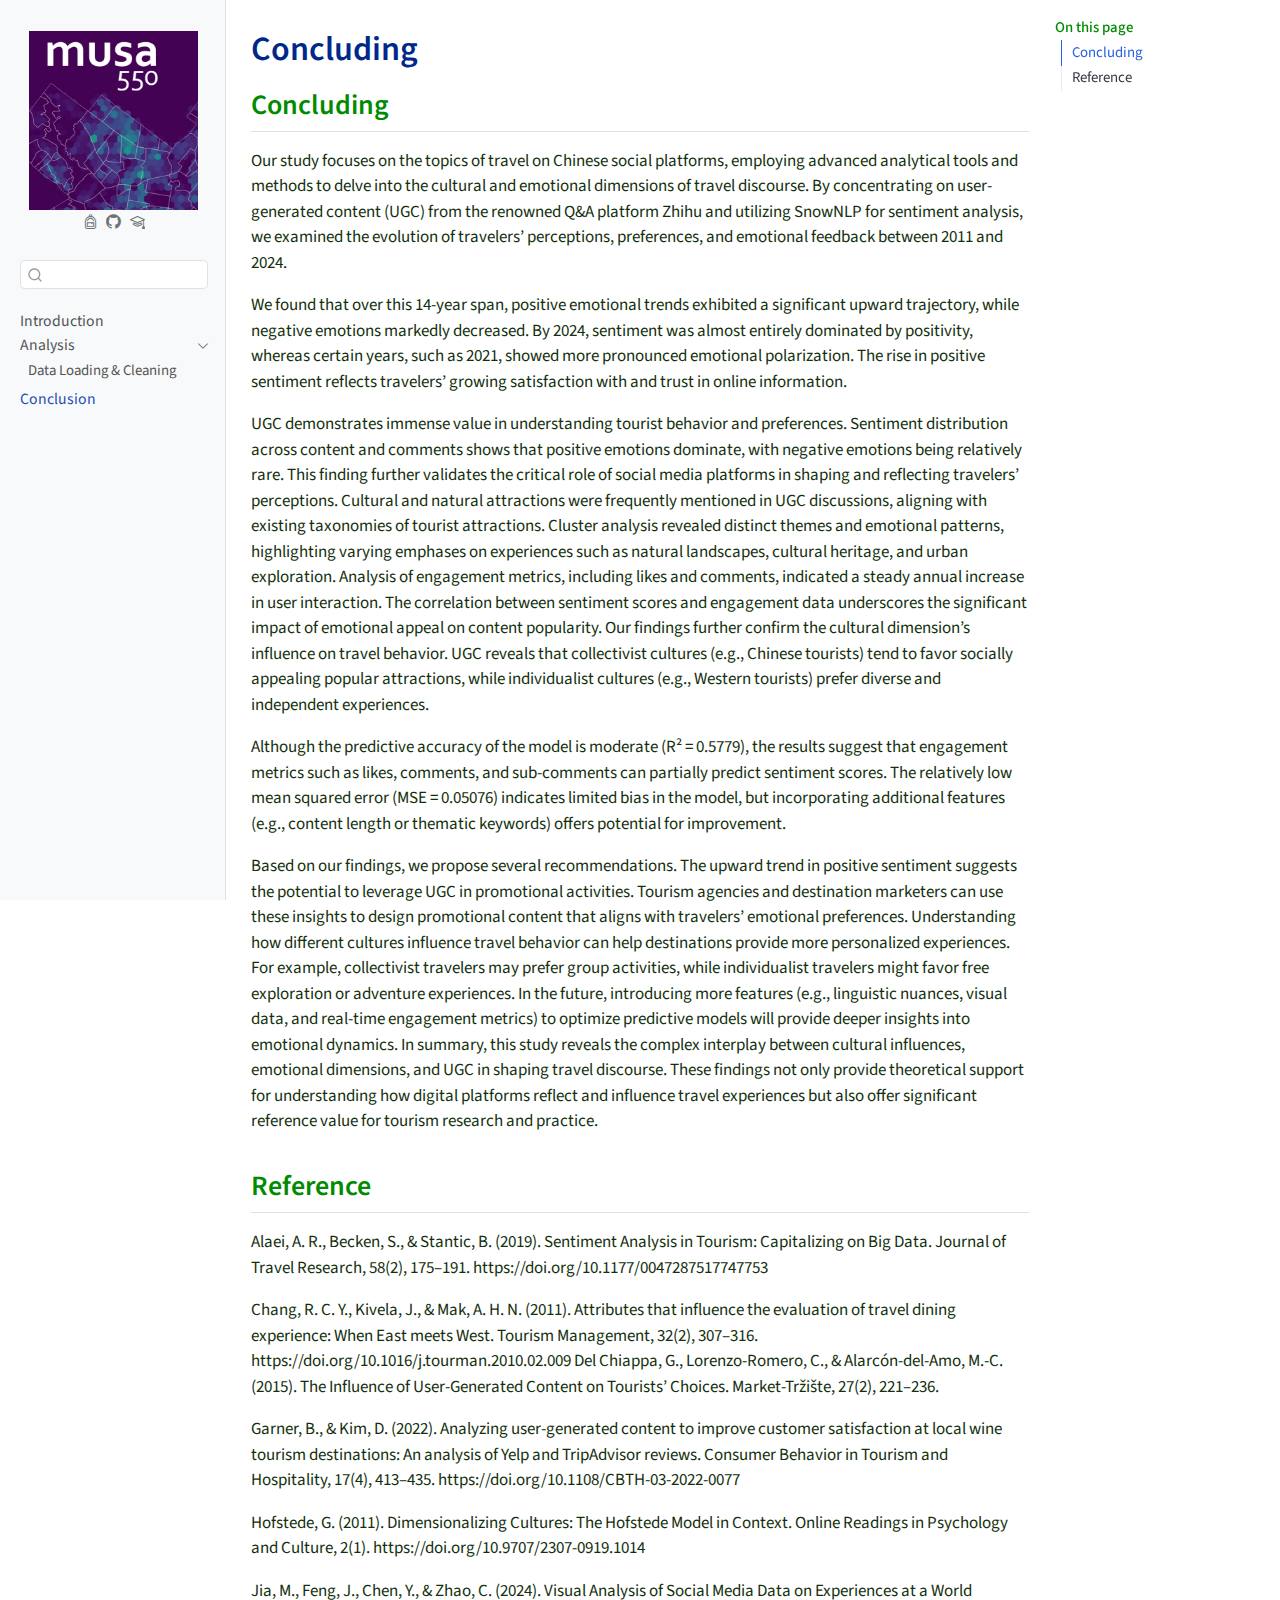
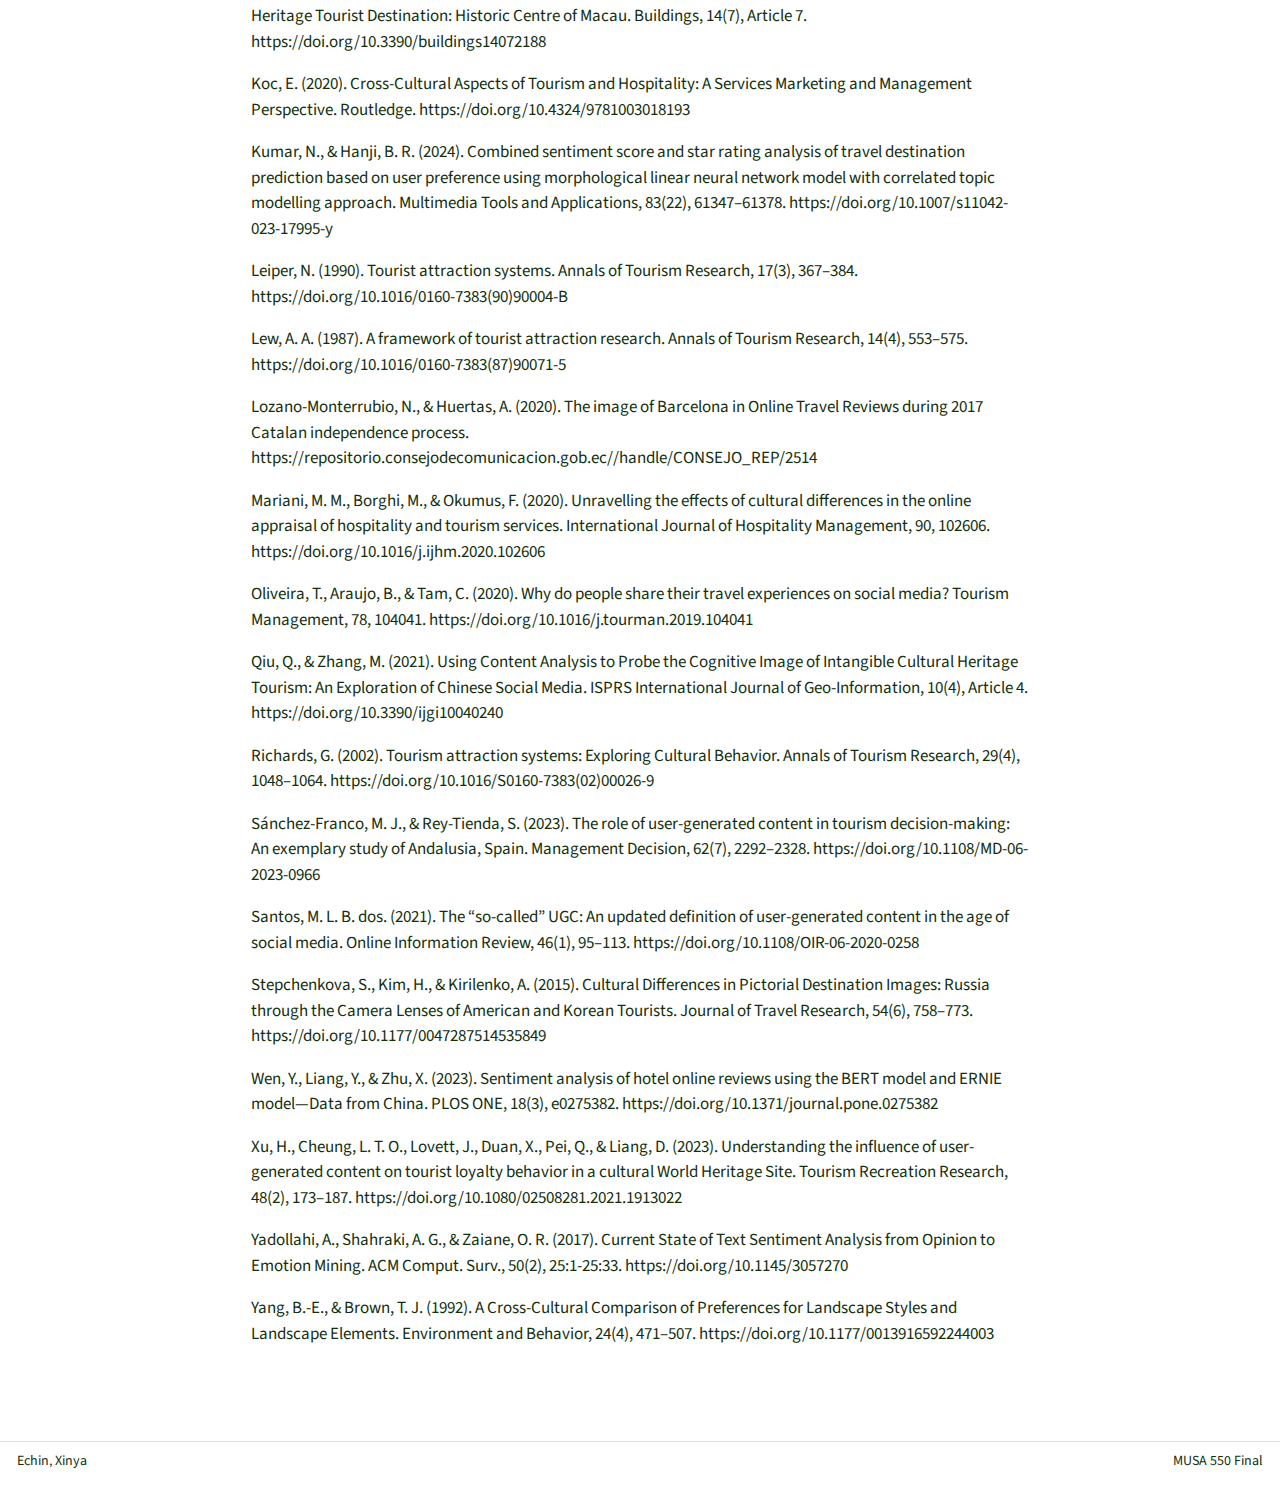
<file: conclusion.html>
<!DOCTYPE html>
<html xmlns="http://www.w3.org/1999/xhtml" lang="en" xml:lang="en"><head>

<meta charset="utf-8">
<meta name="generator" content="quarto-1.6.39">

<meta name="viewport" content="width=device-width, initial-scale=1.0, user-scalable=yes">


<title>Concluding – MUSA 550</title>
<style>
code{white-space: pre-wrap;}
span.smallcaps{font-variant: small-caps;}
div.columns{display: flex; gap: min(4vw, 1.5em);}
div.column{flex: auto; overflow-x: auto;}
div.hanging-indent{margin-left: 1.5em; text-indent: -1.5em;}
ul.task-list{list-style: none;}
ul.task-list li input[type="checkbox"] {
  width: 0.8em;
  margin: 0 0.8em 0.2em -1em; /* quarto-specific, see https://github.com/quarto-dev/quarto-cli/issues/4556 */ 
  vertical-align: middle;
}
</style>


<script src="site_libs/quarto-nav/quarto-nav.js"></script>
<script src="site_libs/clipboard/clipboard.min.js"></script>
<script src="site_libs/quarto-search/autocomplete.umd.js"></script>
<script src="site_libs/quarto-search/fuse.min.js"></script>
<script src="site_libs/quarto-search/quarto-search.js"></script>
<meta name="quarto:offset" content="./">
<script src="site_libs/quarto-html/quarto.js"></script>
<script src="site_libs/quarto-html/popper.min.js"></script>
<script src="site_libs/quarto-html/tippy.umd.min.js"></script>
<script src="site_libs/quarto-html/anchor.min.js"></script>
<link href="site_libs/quarto-html/tippy.css" rel="stylesheet">
<link href="site_libs/quarto-html/quarto-syntax-highlighting-9ea0a49c779b6fc496fdb60b6bf00fef.css" rel="stylesheet" id="quarto-text-highlighting-styles">
<script src="site_libs/bootstrap/bootstrap.min.js"></script>
<link href="site_libs/bootstrap/bootstrap-icons.css" rel="stylesheet">
<link href="site_libs/bootstrap/bootstrap-b42cd826e5e3b4a7d83aac9c9e282496.min.css" rel="stylesheet" append-hash="true" id="quarto-bootstrap" data-mode="light">
<script id="quarto-search-options" type="application/json">{
  "location": "sidebar",
  "copy-button": false,
  "collapse-after": 3,
  "panel-placement": "start",
  "type": "textbox",
  "limit": 50,
  "keyboard-shortcut": [
    "f",
    "/",
    "s"
  ],
  "show-item-context": false,
  "language": {
    "search-no-results-text": "No results",
    "search-matching-documents-text": "matching documents",
    "search-copy-link-title": "Copy link to search",
    "search-hide-matches-text": "Hide additional matches",
    "search-more-match-text": "more match in this document",
    "search-more-matches-text": "more matches in this document",
    "search-clear-button-title": "Clear",
    "search-text-placeholder": "",
    "search-detached-cancel-button-title": "Cancel",
    "search-submit-button-title": "Submit",
    "search-label": "Search"
  }
}</script>


<link rel="stylesheet" href="styles.css">
</head>

<body class="nav-sidebar docked">

<div id="quarto-search-results"></div>
  <header id="quarto-header" class="headroom fixed-top">
  <nav class="quarto-secondary-nav">
    <div class="container-fluid d-flex">
      <button type="button" class="quarto-btn-toggle btn" data-bs-toggle="collapse" role="button" data-bs-target=".quarto-sidebar-collapse-item" aria-controls="quarto-sidebar" aria-expanded="false" aria-label="Toggle sidebar navigation" onclick="if (window.quartoToggleHeadroom) { window.quartoToggleHeadroom(); }">
        <i class="bi bi-layout-text-sidebar-reverse"></i>
      </button>
        <nav class="quarto-page-breadcrumbs" aria-label="breadcrumb"><ol class="breadcrumb"><li class="breadcrumb-item"><a href="./conclusion.html">Conclusion</a></li></ol></nav>
        <a class="flex-grow-1" role="navigation" data-bs-toggle="collapse" data-bs-target=".quarto-sidebar-collapse-item" aria-controls="quarto-sidebar" aria-expanded="false" aria-label="Toggle sidebar navigation" onclick="if (window.quartoToggleHeadroom) { window.quartoToggleHeadroom(); }">      
        </a>
      <button type="button" class="btn quarto-search-button" aria-label="Search" onclick="window.quartoOpenSearch();">
        <i class="bi bi-search"></i>
      </button>
    </div>
  </nav>
</header>
<!-- content -->
<div id="quarto-content" class="quarto-container page-columns page-rows-contents page-layout-article">
<!-- sidebar -->
  <nav id="quarto-sidebar" class="sidebar collapse collapse-horizontal quarto-sidebar-collapse-item sidebar-navigation docked overflow-auto">
    <div class="pt-lg-2 mt-2 text-center sidebar-header">
      <a href="./index.html" class="sidebar-logo-link">
      <img src="./images/course-icon.png" alt="" class="sidebar-logo py-0 d-lg-inline d-none">
      </a>
      <div class="sidebar-tools-main tools-wide">
    <a href="https://musa-550-fall-2024.github.io/course/" title="Class Website" class="quarto-navigation-tool px-1" aria-label="Class Website"><i class="bi bi-backpack"></i></a>
    <a href="" title="Our GitHub" class="quarto-navigation-tool px-1" aria-label="Our GitHub"><i class="bi bi-github"></i></a>
    <a href="https://www.design.upenn.edu/" title="Stuart Weitzman School of Design" class="quarto-navigation-tool px-1" aria-label="Stuart Weitzman School of Design"><i class="bi bi-mortarboard"></i></a>
</div>
      </div>
        <div class="mt-2 flex-shrink-0 align-items-center">
        <div class="sidebar-search">
        <div id="quarto-search" class="" title="Search"></div>
        </div>
        </div>
    <div class="sidebar-menu-container"> 
    <ul class="list-unstyled mt-1">
        <li class="sidebar-item">
  <div class="sidebar-item-container"> 
  <a href="./intro.html" class="sidebar-item-text sidebar-link">
 <span class="menu-text">Introduction</span></a>
  </div>
</li>
        <li class="sidebar-item sidebar-item-section">
      <div class="sidebar-item-container"> 
            <a class="sidebar-item-text sidebar-link text-start" data-bs-toggle="collapse" data-bs-target="#" role="navigation" aria-expanded="true">
 <span class="menu-text">Analysis</span></a>
          <a class="sidebar-item-toggle text-start" data-bs-toggle="collapse" data-bs-target="#" role="navigation" aria-expanded="true" aria-label="Toggle section">
            <i class="bi bi-chevron-right ms-2"></i>
          </a> 
      </div>
      <ul id="" class="collapse list-unstyled sidebar-section depth1 show">  
          <li class="sidebar-item">
  <div class="sidebar-item-container"> 
  <a href="./analysis.html" class="sidebar-item-text sidebar-link">
 <span class="menu-text">Data Loading &amp; Cleaning</span></a>
  </div>
</li>
      </ul>
  </li>
        <li class="sidebar-item">
  <div class="sidebar-item-container"> 
  <a href="./conclusion.html" class="sidebar-item-text sidebar-link active">
 <span class="menu-text">Conclusion</span></a>
  </div>
</li>
    </ul>
    </div>
</nav>
<div id="quarto-sidebar-glass" class="quarto-sidebar-collapse-item" data-bs-toggle="collapse" data-bs-target=".quarto-sidebar-collapse-item"></div>
<!-- margin-sidebar -->
    <div id="quarto-margin-sidebar" class="sidebar margin-sidebar">
        <nav id="TOC" role="doc-toc" class="toc-active">
    <h2 id="toc-title">On this page</h2>
   
  <ul>
  <li><a href="#concluding" id="toc-concluding" class="nav-link active" data-scroll-target="#concluding">Concluding</a></li>
  <li><a href="#reference" id="toc-reference" class="nav-link" data-scroll-target="#reference">Reference</a></li>
  </ul>
</nav>
    </div>
<!-- main -->
<main class="content" id="quarto-document-content">

<header id="title-block-header" class="quarto-title-block default">
<div class="quarto-title">
<h1 class="title">Concluding</h1>
</div>



<div class="quarto-title-meta">

    
  
    
  </div>
  


</header>


<section id="concluding" class="level2">
<h2 class="anchored" data-anchor-id="concluding">Concluding</h2>
<p>Our study focuses on the topics of travel on Chinese social platforms, employing advanced analytical tools and methods to delve into the cultural and emotional dimensions of travel discourse. By concentrating on user-generated content (UGC) from the renowned Q&amp;A platform Zhihu and utilizing SnowNLP for sentiment analysis, we examined the evolution of travelers’ perceptions, preferences, and emotional feedback between 2011 and 2024.</p>
<p>We found that over this 14-year span, positive emotional trends exhibited a significant upward trajectory, while negative emotions markedly decreased. By 2024, sentiment was almost entirely dominated by positivity, whereas certain years, such as 2021, showed more pronounced emotional polarization. The rise in positive sentiment reflects travelers’ growing satisfaction with and trust in online information.</p>
<p>UGC demonstrates immense value in understanding tourist behavior and preferences. Sentiment distribution across content and comments shows that positive emotions dominate, with negative emotions being relatively rare. This finding further validates the critical role of social media platforms in shaping and reflecting travelers’ perceptions. Cultural and natural attractions were frequently mentioned in UGC discussions, aligning with existing taxonomies of tourist attractions. Cluster analysis revealed distinct themes and emotional patterns, highlighting varying emphases on experiences such as natural landscapes, cultural heritage, and urban exploration. Analysis of engagement metrics, including likes and comments, indicated a steady annual increase in user interaction. The correlation between sentiment scores and engagement data underscores the significant impact of emotional appeal on content popularity. Our findings further confirm the cultural dimension’s influence on travel behavior. UGC reveals that collectivist cultures (e.g., Chinese tourists) tend to favor socially appealing popular attractions, while individualist cultures (e.g., Western tourists) prefer diverse and independent experiences.</p>
<p>Although the predictive accuracy of the model is moderate (R² = 0.5779), the results suggest that engagement metrics such as likes, comments, and sub-comments can partially predict sentiment scores. The relatively low mean squared error (MSE = 0.05076) indicates limited bias in the model, but incorporating additional features (e.g., content length or thematic keywords) offers potential for improvement.</p>
<p>Based on our findings, we propose several recommendations. The upward trend in positive sentiment suggests the potential to leverage UGC in promotional activities. Tourism agencies and destination marketers can use these insights to design promotional content that aligns with travelers’ emotional preferences. Understanding how different cultures influence travel behavior can help destinations provide more personalized experiences. For example, collectivist travelers may prefer group activities, while individualist travelers might favor free exploration or adventure experiences. In the future, introducing more features (e.g., linguistic nuances, visual data, and real-time engagement metrics) to optimize predictive models will provide deeper insights into emotional dynamics. In summary, this study reveals the complex interplay between cultural influences, emotional dimensions, and UGC in shaping travel discourse. These findings not only provide theoretical support for understanding how digital platforms reflect and influence travel experiences but also offer significant reference value for tourism research and practice.</p>
</section>
<section id="reference" class="level2">
<h2 class="anchored" data-anchor-id="reference">Reference</h2>
<p>Alaei, A. R., Becken, S., &amp; Stantic, B. (2019). Sentiment Analysis in Tourism: Capitalizing on Big Data. Journal of Travel Research, 58(2), 175–191. https://doi.org/10.1177/0047287517747753</p>
<p>Chang, R. C. Y., Kivela, J., &amp; Mak, A. H. N. (2011). Attributes that influence the evaluation of travel dining experience: When East meets West. Tourism Management, 32(2), 307–316. https://doi.org/10.1016/j.tourman.2010.02.009 Del Chiappa, G., Lorenzo-Romero, C., &amp; Alarcón-del-Amo, M.-C. (2015). The Influence of User-Generated Content on Tourists’ Choices. Market-Tržište, 27(2), 221–236.</p>
<p>Garner, B., &amp; Kim, D. (2022). Analyzing user-generated content to improve customer satisfaction at local wine tourism destinations: An analysis of Yelp and TripAdvisor reviews. Consumer Behavior in Tourism and Hospitality, 17(4), 413–435. https://doi.org/10.1108/CBTH-03-2022-0077</p>
<p>Hofstede, G. (2011). Dimensionalizing Cultures: The Hofstede Model in Context. Online Readings in Psychology and Culture, 2(1). https://doi.org/10.9707/2307-0919.1014</p>
<p>Jia, M., Feng, J., Chen, Y., &amp; Zhao, C. (2024). Visual Analysis of Social Media Data on Experiences at a World Heritage Tourist Destination: Historic Centre of Macau. Buildings, 14(7), Article 7. https://doi.org/10.3390/buildings14072188</p>
<p>Koc, E. (2020). Cross-Cultural Aspects of Tourism and Hospitality: A Services Marketing and Management Perspective. Routledge. https://doi.org/10.4324/9781003018193</p>
<p>Kumar, N., &amp; Hanji, B. R. (2024). Combined sentiment score and star rating analysis of travel destination prediction based on user preference using morphological linear neural network model with correlated topic modelling approach. Multimedia Tools and Applications, 83(22), 61347–61378. https://doi.org/10.1007/s11042-023-17995-y</p>
<p>Leiper, N. (1990). Tourist attraction systems. Annals of Tourism Research, 17(3), 367–384. https://doi.org/10.1016/0160-7383(90)90004-B</p>
<p>Lew, A. A. (1987). A framework of tourist attraction research. Annals of Tourism Research, 14(4), 553–575. https://doi.org/10.1016/0160-7383(87)90071-5</p>
<p>Lozano-Monterrubio, N., &amp; Huertas, A. (2020). The image of Barcelona in Online Travel Reviews during 2017 Catalan independence process. https://repositorio.consejodecomunicacion.gob.ec//handle/CONSEJO_REP/2514</p>
<p>Mariani, M. M., Borghi, M., &amp; Okumus, F. (2020). Unravelling the effects of cultural differences in the online appraisal of hospitality and tourism services. International Journal of Hospitality Management, 90, 102606. https://doi.org/10.1016/j.ijhm.2020.102606</p>
<p>Oliveira, T., Araujo, B., &amp; Tam, C. (2020). Why do people share their travel experiences on social media? Tourism Management, 78, 104041. https://doi.org/10.1016/j.tourman.2019.104041</p>
<p>Qiu, Q., &amp; Zhang, M. (2021). Using Content Analysis to Probe the Cognitive Image of Intangible Cultural Heritage Tourism: An Exploration of Chinese Social Media. ISPRS International Journal of Geo-Information, 10(4), Article 4. https://doi.org/10.3390/ijgi10040240</p>
<p>Richards, G. (2002). Tourism attraction systems: Exploring Cultural Behavior. Annals of Tourism Research, 29(4), 1048–1064. https://doi.org/10.1016/S0160-7383(02)00026-9</p>
<p>Sánchez-Franco, M. J., &amp; Rey-Tienda, S. (2023). The role of user-generated content in tourism decision-making: An exemplary study of Andalusia, Spain. Management Decision, 62(7), 2292–2328. https://doi.org/10.1108/MD-06-2023-0966</p>
<p>Santos, M. L. B. dos. (2021). The “so-called” UGC: An updated definition of user-generated content in the age of social media. Online Information Review, 46(1), 95–113. https://doi.org/10.1108/OIR-06-2020-0258</p>
<p>Stepchenkova, S., Kim, H., &amp; Kirilenko, A. (2015). Cultural Differences in Pictorial Destination Images: Russia through the Camera Lenses of American and Korean Tourists. Journal of Travel Research, 54(6), 758–773. https://doi.org/10.1177/0047287514535849</p>
<p>Wen, Y., Liang, Y., &amp; Zhu, X. (2023). Sentiment analysis of hotel online reviews using the BERT model and ERNIE model—Data from China. PLOS ONE, 18(3), e0275382. https://doi.org/10.1371/journal.pone.0275382</p>
<p>Xu, H., Cheung, L. T. O., Lovett, J., Duan, X., Pei, Q., &amp; Liang, D. (2023). Understanding the influence of user-generated content on tourist loyalty behavior in a cultural World Heritage Site. Tourism Recreation Research, 48(2), 173–187. https://doi.org/10.1080/02508281.2021.1913022</p>
<p>Yadollahi, A., Shahraki, A. G., &amp; Zaiane, O. R. (2017). Current State of Text Sentiment Analysis from Opinion to Emotion Mining. ACM Comput. Surv., 50(2), 25:1-25:33. https://doi.org/10.1145/3057270</p>
<p>Yang, B.-E., &amp; Brown, T. J. (1992). A Cross-Cultural Comparison of Preferences for Landscape Styles and Landscape Elements. Environment and Behavior, 24(4), 471–507. https://doi.org/10.1177/0013916592244003</p>


</section>

</main> <!-- /main -->
<script id="quarto-html-after-body" type="application/javascript">
window.document.addEventListener("DOMContentLoaded", function (event) {
  const toggleBodyColorMode = (bsSheetEl) => {
    const mode = bsSheetEl.getAttribute("data-mode");
    const bodyEl = window.document.querySelector("body");
    if (mode === "dark") {
      bodyEl.classList.add("quarto-dark");
      bodyEl.classList.remove("quarto-light");
    } else {
      bodyEl.classList.add("quarto-light");
      bodyEl.classList.remove("quarto-dark");
    }
  }
  const toggleBodyColorPrimary = () => {
    const bsSheetEl = window.document.querySelector("link#quarto-bootstrap");
    if (bsSheetEl) {
      toggleBodyColorMode(bsSheetEl);
    }
  }
  toggleBodyColorPrimary();  
  const icon = "";
  const anchorJS = new window.AnchorJS();
  anchorJS.options = {
    placement: 'right',
    icon: icon
  };
  anchorJS.add('.anchored');
  const isCodeAnnotation = (el) => {
    for (const clz of el.classList) {
      if (clz.startsWith('code-annotation-')) {                     
        return true;
      }
    }
    return false;
  }
  const onCopySuccess = function(e) {
    // button target
    const button = e.trigger;
    // don't keep focus
    button.blur();
    // flash "checked"
    button.classList.add('code-copy-button-checked');
    var currentTitle = button.getAttribute("title");
    button.setAttribute("title", "Copied!");
    let tooltip;
    if (window.bootstrap) {
      button.setAttribute("data-bs-toggle", "tooltip");
      button.setAttribute("data-bs-placement", "left");
      button.setAttribute("data-bs-title", "Copied!");
      tooltip = new bootstrap.Tooltip(button, 
        { trigger: "manual", 
          customClass: "code-copy-button-tooltip",
          offset: [0, -8]});
      tooltip.show();    
    }
    setTimeout(function() {
      if (tooltip) {
        tooltip.hide();
        button.removeAttribute("data-bs-title");
        button.removeAttribute("data-bs-toggle");
        button.removeAttribute("data-bs-placement");
      }
      button.setAttribute("title", currentTitle);
      button.classList.remove('code-copy-button-checked');
    }, 1000);
    // clear code selection
    e.clearSelection();
  }
  const getTextToCopy = function(trigger) {
      const codeEl = trigger.previousElementSibling.cloneNode(true);
      for (const childEl of codeEl.children) {
        if (isCodeAnnotation(childEl)) {
          childEl.remove();
        }
      }
      return codeEl.innerText;
  }
  const clipboard = new window.ClipboardJS('.code-copy-button:not([data-in-quarto-modal])', {
    text: getTextToCopy
  });
  clipboard.on('success', onCopySuccess);
  if (window.document.getElementById('quarto-embedded-source-code-modal')) {
    const clipboardModal = new window.ClipboardJS('.code-copy-button[data-in-quarto-modal]', {
      text: getTextToCopy,
      container: window.document.getElementById('quarto-embedded-source-code-modal')
    });
    clipboardModal.on('success', onCopySuccess);
  }
    var localhostRegex = new RegExp(/^(?:http|https):\/\/localhost\:?[0-9]*\//);
    var mailtoRegex = new RegExp(/^mailto:/);
      var filterRegex = new RegExp('/' + window.location.host + '/');
    var isInternal = (href) => {
        return filterRegex.test(href) || localhostRegex.test(href) || mailtoRegex.test(href);
    }
    // Inspect non-navigation links and adorn them if external
 	var links = window.document.querySelectorAll('a[href]:not(.nav-link):not(.navbar-brand):not(.toc-action):not(.sidebar-link):not(.sidebar-item-toggle):not(.pagination-link):not(.no-external):not([aria-hidden]):not(.dropdown-item):not(.quarto-navigation-tool):not(.about-link)');
    for (var i=0; i<links.length; i++) {
      const link = links[i];
      if (!isInternal(link.href)) {
        // undo the damage that might have been done by quarto-nav.js in the case of
        // links that we want to consider external
        if (link.dataset.originalHref !== undefined) {
          link.href = link.dataset.originalHref;
        }
      }
    }
  function tippyHover(el, contentFn, onTriggerFn, onUntriggerFn) {
    const config = {
      allowHTML: true,
      maxWidth: 500,
      delay: 100,
      arrow: false,
      appendTo: function(el) {
          return el.parentElement;
      },
      interactive: true,
      interactiveBorder: 10,
      theme: 'quarto',
      placement: 'bottom-start',
    };
    if (contentFn) {
      config.content = contentFn;
    }
    if (onTriggerFn) {
      config.onTrigger = onTriggerFn;
    }
    if (onUntriggerFn) {
      config.onUntrigger = onUntriggerFn;
    }
    window.tippy(el, config); 
  }
  const noterefs = window.document.querySelectorAll('a[role="doc-noteref"]');
  for (var i=0; i<noterefs.length; i++) {
    const ref = noterefs[i];
    tippyHover(ref, function() {
      // use id or data attribute instead here
      let href = ref.getAttribute('data-footnote-href') || ref.getAttribute('href');
      try { href = new URL(href).hash; } catch {}
      const id = href.replace(/^#\/?/, "");
      const note = window.document.getElementById(id);
      if (note) {
        return note.innerHTML;
      } else {
        return "";
      }
    });
  }
  const xrefs = window.document.querySelectorAll('a.quarto-xref');
  const processXRef = (id, note) => {
    // Strip column container classes
    const stripColumnClz = (el) => {
      el.classList.remove("page-full", "page-columns");
      if (el.children) {
        for (const child of el.children) {
          stripColumnClz(child);
        }
      }
    }
    stripColumnClz(note)
    if (id === null || id.startsWith('sec-')) {
      // Special case sections, only their first couple elements
      const container = document.createElement("div");
      if (note.children && note.children.length > 2) {
        container.appendChild(note.children[0].cloneNode(true));
        for (let i = 1; i < note.children.length; i++) {
          const child = note.children[i];
          if (child.tagName === "P" && child.innerText === "") {
            continue;
          } else {
            container.appendChild(child.cloneNode(true));
            break;
          }
        }
        if (window.Quarto?.typesetMath) {
          window.Quarto.typesetMath(container);
        }
        return container.innerHTML
      } else {
        if (window.Quarto?.typesetMath) {
          window.Quarto.typesetMath(note);
        }
        return note.innerHTML;
      }
    } else {
      // Remove any anchor links if they are present
      const anchorLink = note.querySelector('a.anchorjs-link');
      if (anchorLink) {
        anchorLink.remove();
      }
      if (window.Quarto?.typesetMath) {
        window.Quarto.typesetMath(note);
      }
      if (note.classList.contains("callout")) {
        return note.outerHTML;
      } else {
        return note.innerHTML;
      }
    }
  }
  for (var i=0; i<xrefs.length; i++) {
    const xref = xrefs[i];
    tippyHover(xref, undefined, function(instance) {
      instance.disable();
      let url = xref.getAttribute('href');
      let hash = undefined; 
      if (url.startsWith('#')) {
        hash = url;
      } else {
        try { hash = new URL(url).hash; } catch {}
      }
      if (hash) {
        const id = hash.replace(/^#\/?/, "");
        const note = window.document.getElementById(id);
        if (note !== null) {
          try {
            const html = processXRef(id, note.cloneNode(true));
            instance.setContent(html);
          } finally {
            instance.enable();
            instance.show();
          }
        } else {
          // See if we can fetch this
          fetch(url.split('#')[0])
          .then(res => res.text())
          .then(html => {
            const parser = new DOMParser();
            const htmlDoc = parser.parseFromString(html, "text/html");
            const note = htmlDoc.getElementById(id);
            if (note !== null) {
              const html = processXRef(id, note);
              instance.setContent(html);
            } 
          }).finally(() => {
            instance.enable();
            instance.show();
          });
        }
      } else {
        // See if we can fetch a full url (with no hash to target)
        // This is a special case and we should probably do some content thinning / targeting
        fetch(url)
        .then(res => res.text())
        .then(html => {
          const parser = new DOMParser();
          const htmlDoc = parser.parseFromString(html, "text/html");
          const note = htmlDoc.querySelector('main.content');
          if (note !== null) {
            // This should only happen for chapter cross references
            // (since there is no id in the URL)
            // remove the first header
            if (note.children.length > 0 && note.children[0].tagName === "HEADER") {
              note.children[0].remove();
            }
            const html = processXRef(null, note);
            instance.setContent(html);
          } 
        }).finally(() => {
          instance.enable();
          instance.show();
        });
      }
    }, function(instance) {
    });
  }
      let selectedAnnoteEl;
      const selectorForAnnotation = ( cell, annotation) => {
        let cellAttr = 'data-code-cell="' + cell + '"';
        let lineAttr = 'data-code-annotation="' +  annotation + '"';
        const selector = 'span[' + cellAttr + '][' + lineAttr + ']';
        return selector;
      }
      const selectCodeLines = (annoteEl) => {
        const doc = window.document;
        const targetCell = annoteEl.getAttribute("data-target-cell");
        const targetAnnotation = annoteEl.getAttribute("data-target-annotation");
        const annoteSpan = window.document.querySelector(selectorForAnnotation(targetCell, targetAnnotation));
        const lines = annoteSpan.getAttribute("data-code-lines").split(",");
        const lineIds = lines.map((line) => {
          return targetCell + "-" + line;
        })
        let top = null;
        let height = null;
        let parent = null;
        if (lineIds.length > 0) {
            //compute the position of the single el (top and bottom and make a div)
            const el = window.document.getElementById(lineIds[0]);
            top = el.offsetTop;
            height = el.offsetHeight;
            parent = el.parentElement.parentElement;
          if (lineIds.length > 1) {
            const lastEl = window.document.getElementById(lineIds[lineIds.length - 1]);
            const bottom = lastEl.offsetTop + lastEl.offsetHeight;
            height = bottom - top;
          }
          if (top !== null && height !== null && parent !== null) {
            // cook up a div (if necessary) and position it 
            let div = window.document.getElementById("code-annotation-line-highlight");
            if (div === null) {
              div = window.document.createElement("div");
              div.setAttribute("id", "code-annotation-line-highlight");
              div.style.position = 'absolute';
              parent.appendChild(div);
            }
            div.style.top = top - 2 + "px";
            div.style.height = height + 4 + "px";
            div.style.left = 0;
            let gutterDiv = window.document.getElementById("code-annotation-line-highlight-gutter");
            if (gutterDiv === null) {
              gutterDiv = window.document.createElement("div");
              gutterDiv.setAttribute("id", "code-annotation-line-highlight-gutter");
              gutterDiv.style.position = 'absolute';
              const codeCell = window.document.getElementById(targetCell);
              const gutter = codeCell.querySelector('.code-annotation-gutter');
              gutter.appendChild(gutterDiv);
            }
            gutterDiv.style.top = top - 2 + "px";
            gutterDiv.style.height = height + 4 + "px";
          }
          selectedAnnoteEl = annoteEl;
        }
      };
      const unselectCodeLines = () => {
        const elementsIds = ["code-annotation-line-highlight", "code-annotation-line-highlight-gutter"];
        elementsIds.forEach((elId) => {
          const div = window.document.getElementById(elId);
          if (div) {
            div.remove();
          }
        });
        selectedAnnoteEl = undefined;
      };
        // Handle positioning of the toggle
    window.addEventListener(
      "resize",
      throttle(() => {
        elRect = undefined;
        if (selectedAnnoteEl) {
          selectCodeLines(selectedAnnoteEl);
        }
      }, 10)
    );
    function throttle(fn, ms) {
    let throttle = false;
    let timer;
      return (...args) => {
        if(!throttle) { // first call gets through
            fn.apply(this, args);
            throttle = true;
        } else { // all the others get throttled
            if(timer) clearTimeout(timer); // cancel #2
            timer = setTimeout(() => {
              fn.apply(this, args);
              timer = throttle = false;
            }, ms);
        }
      };
    }
      // Attach click handler to the DT
      const annoteDls = window.document.querySelectorAll('dt[data-target-cell]');
      for (const annoteDlNode of annoteDls) {
        annoteDlNode.addEventListener('click', (event) => {
          const clickedEl = event.target;
          if (clickedEl !== selectedAnnoteEl) {
            unselectCodeLines();
            const activeEl = window.document.querySelector('dt[data-target-cell].code-annotation-active');
            if (activeEl) {
              activeEl.classList.remove('code-annotation-active');
            }
            selectCodeLines(clickedEl);
            clickedEl.classList.add('code-annotation-active');
          } else {
            // Unselect the line
            unselectCodeLines();
            clickedEl.classList.remove('code-annotation-active');
          }
        });
      }
  const findCites = (el) => {
    const parentEl = el.parentElement;
    if (parentEl) {
      const cites = parentEl.dataset.cites;
      if (cites) {
        return {
          el,
          cites: cites.split(' ')
        };
      } else {
        return findCites(el.parentElement)
      }
    } else {
      return undefined;
    }
  };
  var bibliorefs = window.document.querySelectorAll('a[role="doc-biblioref"]');
  for (var i=0; i<bibliorefs.length; i++) {
    const ref = bibliorefs[i];
    const citeInfo = findCites(ref);
    if (citeInfo) {
      tippyHover(citeInfo.el, function() {
        var popup = window.document.createElement('div');
        citeInfo.cites.forEach(function(cite) {
          var citeDiv = window.document.createElement('div');
          citeDiv.classList.add('hanging-indent');
          citeDiv.classList.add('csl-entry');
          var biblioDiv = window.document.getElementById('ref-' + cite);
          if (biblioDiv) {
            citeDiv.innerHTML = biblioDiv.innerHTML;
          }
          popup.appendChild(citeDiv);
        });
        return popup.innerHTML;
      });
    }
  }
});
</script>
</div> <!-- /content -->
<footer class="footer">
  <div class="nav-footer">
    <div class="nav-footer-left">
<p>Echin, Xinya</p>
</div>   
    <div class="nav-footer-center">
      &nbsp;
    </div>
    <div class="nav-footer-right">
<p>MUSA 550 Final</p>
</div>
  </div>
</footer>




</body></html>
</file>
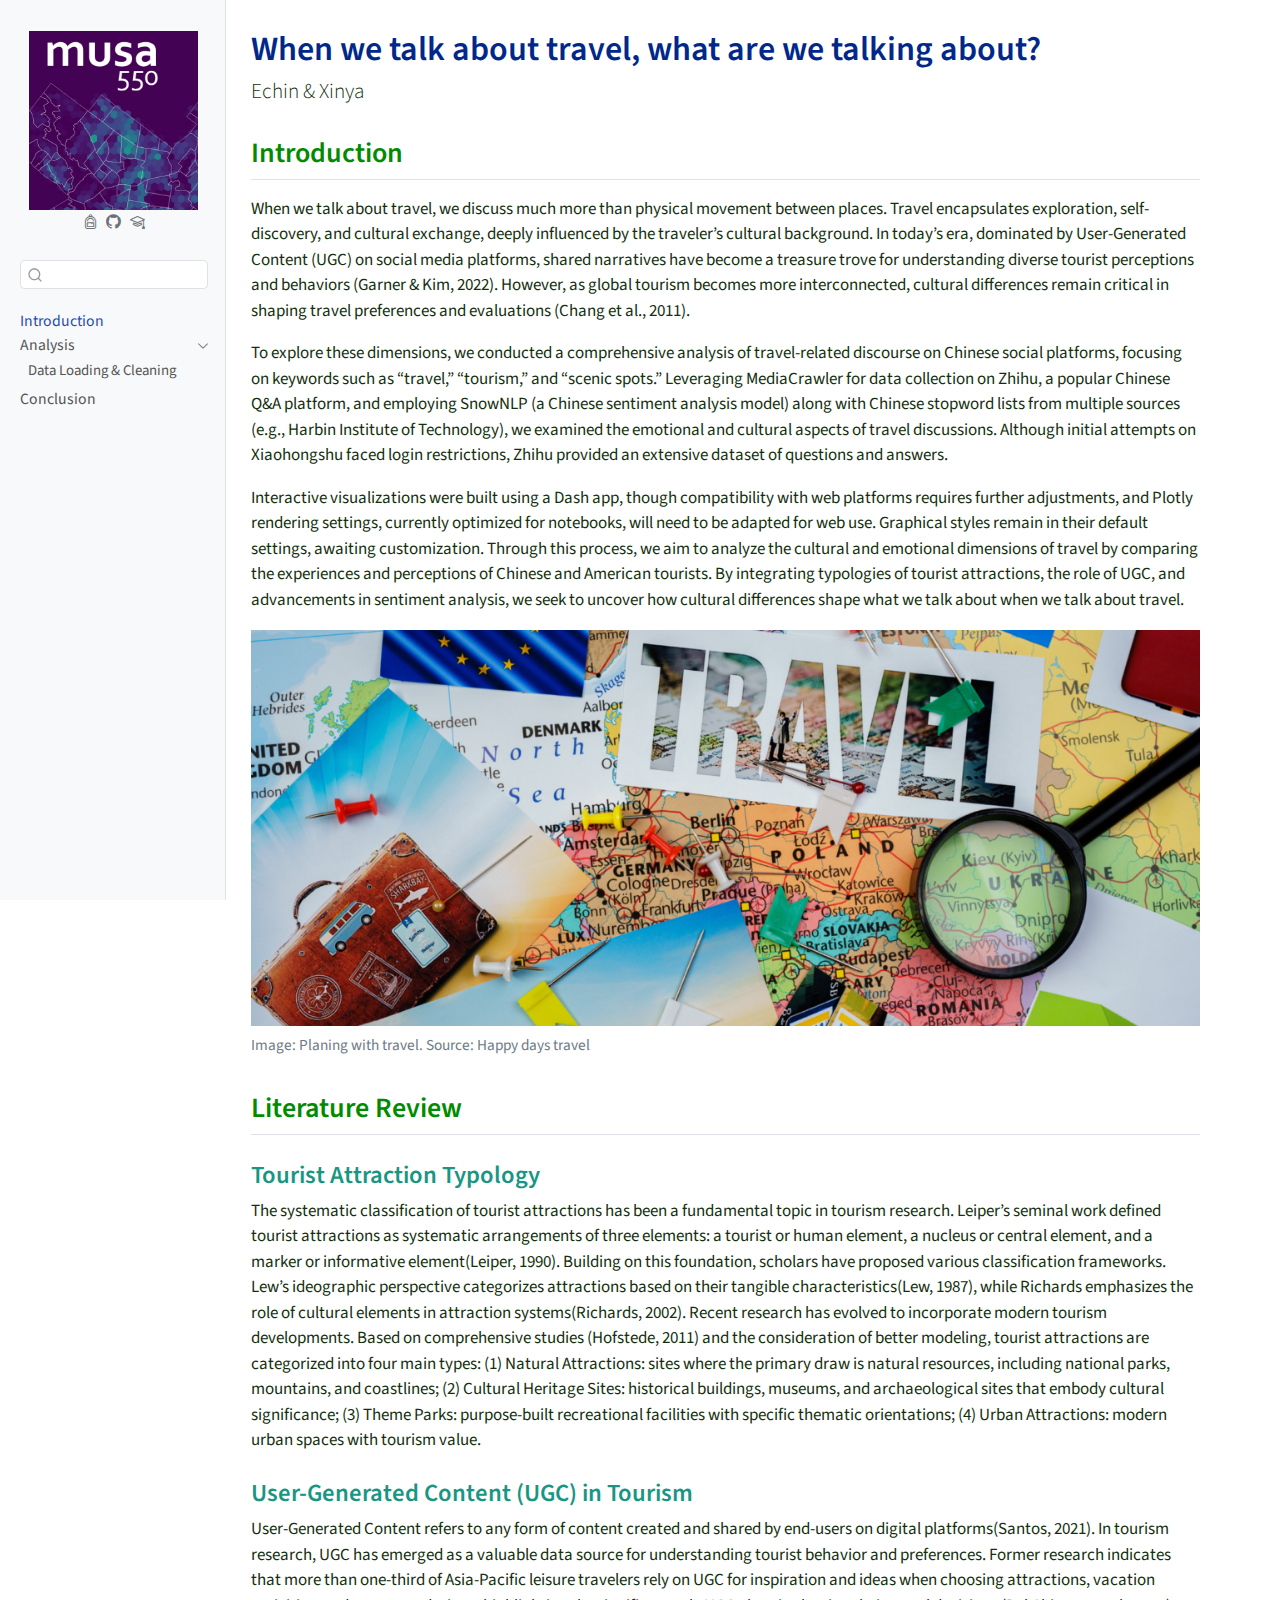
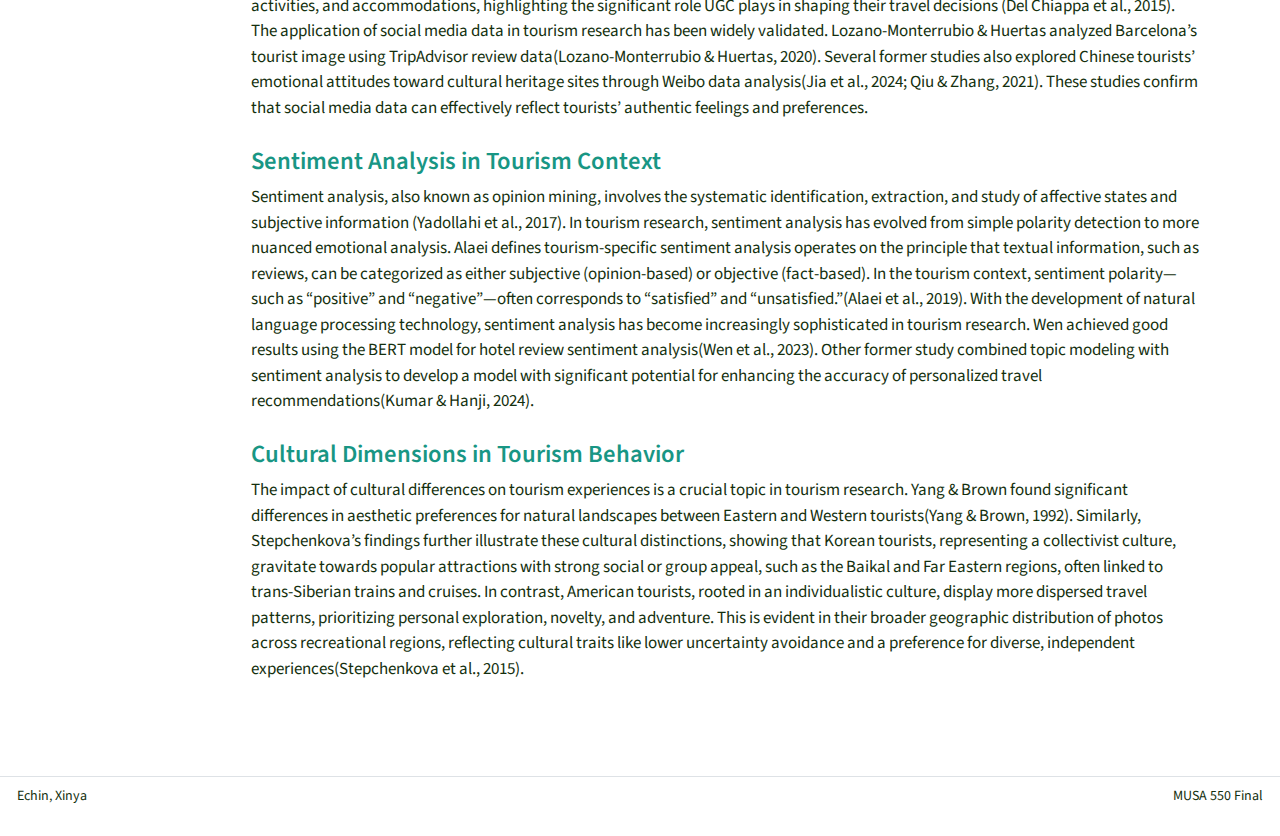
<file: intro.html>
<!DOCTYPE html>
<html xmlns="http://www.w3.org/1999/xhtml" lang="en" xml:lang="en"><head>

<meta charset="utf-8">
<meta name="generator" content="quarto-1.6.39">

<meta name="viewport" content="width=device-width, initial-scale=1.0, user-scalable=yes">


<title>When we talk about travel, what are we talking about? – MUSA 550</title>
<style>
code{white-space: pre-wrap;}
span.smallcaps{font-variant: small-caps;}
div.columns{display: flex; gap: min(4vw, 1.5em);}
div.column{flex: auto; overflow-x: auto;}
div.hanging-indent{margin-left: 1.5em; text-indent: -1.5em;}
ul.task-list{list-style: none;}
ul.task-list li input[type="checkbox"] {
  width: 0.8em;
  margin: 0 0.8em 0.2em -1em; /* quarto-specific, see https://github.com/quarto-dev/quarto-cli/issues/4556 */ 
  vertical-align: middle;
}
</style>


<script src="site_libs/quarto-nav/quarto-nav.js"></script>
<script src="site_libs/clipboard/clipboard.min.js"></script>
<script src="site_libs/quarto-search/autocomplete.umd.js"></script>
<script src="site_libs/quarto-search/fuse.min.js"></script>
<script src="site_libs/quarto-search/quarto-search.js"></script>
<meta name="quarto:offset" content="./">
<script src="site_libs/quarto-html/quarto.js"></script>
<script src="site_libs/quarto-html/popper.min.js"></script>
<script src="site_libs/quarto-html/tippy.umd.min.js"></script>
<script src="site_libs/quarto-html/anchor.min.js"></script>
<link href="site_libs/quarto-html/tippy.css" rel="stylesheet">
<link href="site_libs/quarto-html/quarto-syntax-highlighting-9ea0a49c779b6fc496fdb60b6bf00fef.css" rel="stylesheet" id="quarto-text-highlighting-styles">
<script src="site_libs/bootstrap/bootstrap.min.js"></script>
<link href="site_libs/bootstrap/bootstrap-icons.css" rel="stylesheet">
<link href="site_libs/bootstrap/bootstrap-b42cd826e5e3b4a7d83aac9c9e282496.min.css" rel="stylesheet" append-hash="true" id="quarto-bootstrap" data-mode="light">
<script id="quarto-search-options" type="application/json">{
  "location": "sidebar",
  "copy-button": false,
  "collapse-after": 3,
  "panel-placement": "start",
  "type": "textbox",
  "limit": 50,
  "keyboard-shortcut": [
    "f",
    "/",
    "s"
  ],
  "show-item-context": false,
  "language": {
    "search-no-results-text": "No results",
    "search-matching-documents-text": "matching documents",
    "search-copy-link-title": "Copy link to search",
    "search-hide-matches-text": "Hide additional matches",
    "search-more-match-text": "more match in this document",
    "search-more-matches-text": "more matches in this document",
    "search-clear-button-title": "Clear",
    "search-text-placeholder": "",
    "search-detached-cancel-button-title": "Cancel",
    "search-submit-button-title": "Submit",
    "search-label": "Search"
  }
}</script>


<link rel="stylesheet" href="styles.css">
</head>

<body class="nav-sidebar docked fullcontent">

<div id="quarto-search-results"></div>
  <header id="quarto-header" class="headroom fixed-top">
  <nav class="quarto-secondary-nav">
    <div class="container-fluid d-flex">
      <button type="button" class="quarto-btn-toggle btn" data-bs-toggle="collapse" role="button" data-bs-target=".quarto-sidebar-collapse-item" aria-controls="quarto-sidebar" aria-expanded="false" aria-label="Toggle sidebar navigation" onclick="if (window.quartoToggleHeadroom) { window.quartoToggleHeadroom(); }">
        <i class="bi bi-layout-text-sidebar-reverse"></i>
      </button>
        <nav class="quarto-page-breadcrumbs" aria-label="breadcrumb"><ol class="breadcrumb"><li class="breadcrumb-item"><a href="./intro.html">Introduction</a></li></ol></nav>
        <a class="flex-grow-1" role="navigation" data-bs-toggle="collapse" data-bs-target=".quarto-sidebar-collapse-item" aria-controls="quarto-sidebar" aria-expanded="false" aria-label="Toggle sidebar navigation" onclick="if (window.quartoToggleHeadroom) { window.quartoToggleHeadroom(); }">      
        </a>
      <button type="button" class="btn quarto-search-button" aria-label="Search" onclick="window.quartoOpenSearch();">
        <i class="bi bi-search"></i>
      </button>
    </div>
  </nav>
</header>
<!-- content -->
<div id="quarto-content" class="quarto-container page-columns page-rows-contents page-layout-article">
<!-- sidebar -->
  <nav id="quarto-sidebar" class="sidebar collapse collapse-horizontal quarto-sidebar-collapse-item sidebar-navigation docked overflow-auto">
    <div class="pt-lg-2 mt-2 text-center sidebar-header">
      <a href="./index.html" class="sidebar-logo-link">
      <img src="./images/course-icon.png" alt="" class="sidebar-logo py-0 d-lg-inline d-none">
      </a>
      <div class="sidebar-tools-main tools-wide">
    <a href="https://musa-550-fall-2024.github.io/course/" title="Class Website" class="quarto-navigation-tool px-1" aria-label="Class Website"><i class="bi bi-backpack"></i></a>
    <a href="" title="Our GitHub" class="quarto-navigation-tool px-1" aria-label="Our GitHub"><i class="bi bi-github"></i></a>
    <a href="https://www.design.upenn.edu/" title="Stuart Weitzman School of Design" class="quarto-navigation-tool px-1" aria-label="Stuart Weitzman School of Design"><i class="bi bi-mortarboard"></i></a>
</div>
      </div>
        <div class="mt-2 flex-shrink-0 align-items-center">
        <div class="sidebar-search">
        <div id="quarto-search" class="" title="Search"></div>
        </div>
        </div>
    <div class="sidebar-menu-container"> 
    <ul class="list-unstyled mt-1">
        <li class="sidebar-item">
  <div class="sidebar-item-container"> 
  <a href="./intro.html" class="sidebar-item-text sidebar-link active">
 <span class="menu-text">Introduction</span></a>
  </div>
</li>
        <li class="sidebar-item sidebar-item-section">
      <div class="sidebar-item-container"> 
            <a class="sidebar-item-text sidebar-link text-start" data-bs-toggle="collapse" data-bs-target="#" role="navigation" aria-expanded="true">
 <span class="menu-text">Analysis</span></a>
          <a class="sidebar-item-toggle text-start" data-bs-toggle="collapse" data-bs-target="#" role="navigation" aria-expanded="true" aria-label="Toggle section">
            <i class="bi bi-chevron-right ms-2"></i>
          </a> 
      </div>
      <ul id="" class="collapse list-unstyled sidebar-section depth1 show">  
          <li class="sidebar-item">
  <div class="sidebar-item-container"> 
  <a href="./analysis.html" class="sidebar-item-text sidebar-link">
 <span class="menu-text">Data Loading &amp; Cleaning</span></a>
  </div>
</li>
      </ul>
  </li>
        <li class="sidebar-item">
  <div class="sidebar-item-container"> 
  <a href="./conclusion.html" class="sidebar-item-text sidebar-link">
 <span class="menu-text">Conclusion</span></a>
  </div>
</li>
    </ul>
    </div>
</nav>
<div id="quarto-sidebar-glass" class="quarto-sidebar-collapse-item" data-bs-toggle="collapse" data-bs-target=".quarto-sidebar-collapse-item"></div>
<!-- margin-sidebar -->
    
<!-- main -->
<main class="content" id="quarto-document-content">

<header id="title-block-header" class="quarto-title-block default">
<div class="quarto-title">
<h1 class="title">When we talk about travel, what are we talking about?</h1>
<p class="subtitle lead">Echin &amp; Xinya</p>
</div>



<div class="quarto-title-meta">

    
  
    
  </div>
  


</header>


<section id="introduction" class="level2">
<h2 class="anchored" data-anchor-id="introduction">Introduction</h2>
<p>When we talk about travel, we discuss much more than physical movement between places. Travel encapsulates exploration, self-discovery, and cultural exchange, deeply influenced by the traveler’s cultural background. In today’s era, dominated by User-Generated Content (UGC) on social media platforms, shared narratives have become a treasure trove for understanding diverse tourist perceptions and behaviors (Garner &amp; Kim, 2022). However, as global tourism becomes more interconnected, cultural differences remain critical in shaping travel preferences and evaluations (Chang et al., 2011).</p>
<p>To explore these dimensions, we conducted a comprehensive analysis of travel-related discourse on Chinese social platforms, focusing on keywords such as “travel,” “tourism,” and “scenic spots.” Leveraging MediaCrawler for data collection on Zhihu, a popular Chinese Q&amp;A platform, and employing SnowNLP (a Chinese sentiment analysis model) along with Chinese stopword lists from multiple sources (e.g., Harbin Institute of Technology), we examined the emotional and cultural aspects of travel discussions. Although initial attempts on Xiaohongshu faced login restrictions, Zhihu provided an extensive dataset of questions and answers.</p>
<p>Interactive visualizations were built using a Dash app, though compatibility with web platforms requires further adjustments, and Plotly rendering settings, currently optimized for notebooks, will need to be adapted for web use. Graphical styles remain in their default settings, awaiting customization. Through this process, we aim to analyze the cultural and emotional dimensions of travel by comparing the experiences and perceptions of Chinese and American tourists. By integrating typologies of tourist attractions, the role of UGC, and advancements in sentiment analysis, we seek to uncover how cultural differences shape what we talk about when we talk about travel.</p>
<div class="quarto-figure quarto-figure-center">
<figure class="figure">
<p><img src="images/pic.png" class="img-fluid figure-img"></p>
<figcaption>Image: Planing with travel. Source: Happy days travel</figcaption>
</figure>
</div>
</section>
<section id="literature-review" class="level2">
<h2 class="anchored" data-anchor-id="literature-review">Literature Review</h2>
<section id="tourist-attraction-typology" class="level3">
<h3 class="anchored" data-anchor-id="tourist-attraction-typology">Tourist Attraction Typology</h3>
<p>The systematic classification of tourist attractions has been a fundamental topic in tourism research. Leiper’s seminal work defined tourist attractions as systematic arrangements of three elements: a tourist or human element, a nucleus or central element, and a marker or informative element(Leiper, 1990). Building on this foundation, scholars have proposed various classification frameworks. Lew’s ideographic perspective categorizes attractions based on their tangible characteristics(Lew, 1987), while Richards emphasizes the role of cultural elements in attraction systems(Richards, 2002). Recent research has evolved to incorporate modern tourism developments. Based on comprehensive studies (Hofstede, 2011) and the consideration of better modeling, tourist attractions are categorized into four main types: (1) Natural Attractions: sites where the primary draw is natural resources, including national parks, mountains, and coastlines; (2) Cultural Heritage Sites: historical buildings, museums, and archaeological sites that embody cultural significance; (3) Theme Parks: purpose-built recreational facilities with specific thematic orientations; (4) Urban Attractions: modern urban spaces with tourism value.</p>
</section>
<section id="user-generated-content-ugc-in-tourism" class="level3">
<h3 class="anchored" data-anchor-id="user-generated-content-ugc-in-tourism">User-Generated Content (UGC) in Tourism</h3>
<p>User-Generated Content refers to any form of content created and shared by end-users on digital platforms(Santos, 2021). In tourism research, UGC has emerged as a valuable data source for understanding tourist behavior and preferences. Former research indicates that more than one-third of Asia-Pacific leisure travelers rely on UGC for inspiration and ideas when choosing attractions, vacation activities, and accommodations, highlighting the significant role UGC plays in shaping their travel decisions (Del Chiappa et al., 2015). The application of social media data in tourism research has been widely validated. Lozano-Monterrubio &amp; Huertas analyzed Barcelona’s tourist image using TripAdvisor review data(Lozano-Monterrubio &amp; Huertas, 2020). Several former studies also explored Chinese tourists’ emotional attitudes toward cultural heritage sites through Weibo data analysis(Jia et al., 2024; Qiu &amp; Zhang, 2021). These studies confirm that social media data can effectively reflect tourists’ authentic feelings and preferences.</p>
</section>
<section id="sentiment-analysis-in-tourism-context" class="level3">
<h3 class="anchored" data-anchor-id="sentiment-analysis-in-tourism-context">Sentiment Analysis in Tourism Context</h3>
<p>Sentiment analysis, also known as opinion mining, involves the systematic identification, extraction, and study of affective states and subjective information (Yadollahi et al., 2017). In tourism research, sentiment analysis has evolved from simple polarity detection to more nuanced emotional analysis. Alaei defines tourism-specific sentiment analysis operates on the principle that textual information, such as reviews, can be categorized as either subjective (opinion-based) or objective (fact-based). In the tourism context, sentiment polarity—such as “positive” and “negative”—often corresponds to “satisfied” and “unsatisfied.”(Alaei et al., 2019). With the development of natural language processing technology, sentiment analysis has become increasingly sophisticated in tourism research. Wen achieved good results using the BERT model for hotel review sentiment analysis(Wen et al., 2023). Other former study combined topic modeling with sentiment analysis to develop a model with significant potential for enhancing the accuracy of personalized travel recommendations(Kumar &amp; Hanji, 2024).</p>
</section>
<section id="cultural-dimensions-in-tourism-behavior" class="level3">
<h3 class="anchored" data-anchor-id="cultural-dimensions-in-tourism-behavior">Cultural Dimensions in Tourism Behavior</h3>
<p>The impact of cultural differences on tourism experiences is a crucial topic in tourism research. Yang &amp; Brown found significant differences in aesthetic preferences for natural landscapes between Eastern and Western tourists(Yang &amp; Brown, 1992). Similarly, Stepchenkova’s findings further illustrate these cultural distinctions, showing that Korean tourists, representing a collectivist culture, gravitate towards popular attractions with strong social or group appeal, such as the Baikal and Far Eastern regions, often linked to trans-Siberian trains and cruises. In contrast, American tourists, rooted in an individualistic culture, display more dispersed travel patterns, prioritizing personal exploration, novelty, and adventure. This is evident in their broader geographic distribution of photos across recreational regions, reflecting cultural traits like lower uncertainty avoidance and a preference for diverse, independent experiences(Stepchenkova et al., 2015).</p>


</section>
</section>

</main> <!-- /main -->
<script id="quarto-html-after-body" type="application/javascript">
window.document.addEventListener("DOMContentLoaded", function (event) {
  const toggleBodyColorMode = (bsSheetEl) => {
    const mode = bsSheetEl.getAttribute("data-mode");
    const bodyEl = window.document.querySelector("body");
    if (mode === "dark") {
      bodyEl.classList.add("quarto-dark");
      bodyEl.classList.remove("quarto-light");
    } else {
      bodyEl.classList.add("quarto-light");
      bodyEl.classList.remove("quarto-dark");
    }
  }
  const toggleBodyColorPrimary = () => {
    const bsSheetEl = window.document.querySelector("link#quarto-bootstrap");
    if (bsSheetEl) {
      toggleBodyColorMode(bsSheetEl);
    }
  }
  toggleBodyColorPrimary();  
  const icon = "";
  const anchorJS = new window.AnchorJS();
  anchorJS.options = {
    placement: 'right',
    icon: icon
  };
  anchorJS.add('.anchored');
  const isCodeAnnotation = (el) => {
    for (const clz of el.classList) {
      if (clz.startsWith('code-annotation-')) {                     
        return true;
      }
    }
    return false;
  }
  const onCopySuccess = function(e) {
    // button target
    const button = e.trigger;
    // don't keep focus
    button.blur();
    // flash "checked"
    button.classList.add('code-copy-button-checked');
    var currentTitle = button.getAttribute("title");
    button.setAttribute("title", "Copied!");
    let tooltip;
    if (window.bootstrap) {
      button.setAttribute("data-bs-toggle", "tooltip");
      button.setAttribute("data-bs-placement", "left");
      button.setAttribute("data-bs-title", "Copied!");
      tooltip = new bootstrap.Tooltip(button, 
        { trigger: "manual", 
          customClass: "code-copy-button-tooltip",
          offset: [0, -8]});
      tooltip.show();    
    }
    setTimeout(function() {
      if (tooltip) {
        tooltip.hide();
        button.removeAttribute("data-bs-title");
        button.removeAttribute("data-bs-toggle");
        button.removeAttribute("data-bs-placement");
      }
      button.setAttribute("title", currentTitle);
      button.classList.remove('code-copy-button-checked');
    }, 1000);
    // clear code selection
    e.clearSelection();
  }
  const getTextToCopy = function(trigger) {
      const codeEl = trigger.previousElementSibling.cloneNode(true);
      for (const childEl of codeEl.children) {
        if (isCodeAnnotation(childEl)) {
          childEl.remove();
        }
      }
      return codeEl.innerText;
  }
  const clipboard = new window.ClipboardJS('.code-copy-button:not([data-in-quarto-modal])', {
    text: getTextToCopy
  });
  clipboard.on('success', onCopySuccess);
  if (window.document.getElementById('quarto-embedded-source-code-modal')) {
    const clipboardModal = new window.ClipboardJS('.code-copy-button[data-in-quarto-modal]', {
      text: getTextToCopy,
      container: window.document.getElementById('quarto-embedded-source-code-modal')
    });
    clipboardModal.on('success', onCopySuccess);
  }
    var localhostRegex = new RegExp(/^(?:http|https):\/\/localhost\:?[0-9]*\//);
    var mailtoRegex = new RegExp(/^mailto:/);
      var filterRegex = new RegExp('/' + window.location.host + '/');
    var isInternal = (href) => {
        return filterRegex.test(href) || localhostRegex.test(href) || mailtoRegex.test(href);
    }
    // Inspect non-navigation links and adorn them if external
 	var links = window.document.querySelectorAll('a[href]:not(.nav-link):not(.navbar-brand):not(.toc-action):not(.sidebar-link):not(.sidebar-item-toggle):not(.pagination-link):not(.no-external):not([aria-hidden]):not(.dropdown-item):not(.quarto-navigation-tool):not(.about-link)');
    for (var i=0; i<links.length; i++) {
      const link = links[i];
      if (!isInternal(link.href)) {
        // undo the damage that might have been done by quarto-nav.js in the case of
        // links that we want to consider external
        if (link.dataset.originalHref !== undefined) {
          link.href = link.dataset.originalHref;
        }
      }
    }
  function tippyHover(el, contentFn, onTriggerFn, onUntriggerFn) {
    const config = {
      allowHTML: true,
      maxWidth: 500,
      delay: 100,
      arrow: false,
      appendTo: function(el) {
          return el.parentElement;
      },
      interactive: true,
      interactiveBorder: 10,
      theme: 'quarto',
      placement: 'bottom-start',
    };
    if (contentFn) {
      config.content = contentFn;
    }
    if (onTriggerFn) {
      config.onTrigger = onTriggerFn;
    }
    if (onUntriggerFn) {
      config.onUntrigger = onUntriggerFn;
    }
    window.tippy(el, config); 
  }
  const noterefs = window.document.querySelectorAll('a[role="doc-noteref"]');
  for (var i=0; i<noterefs.length; i++) {
    const ref = noterefs[i];
    tippyHover(ref, function() {
      // use id or data attribute instead here
      let href = ref.getAttribute('data-footnote-href') || ref.getAttribute('href');
      try { href = new URL(href).hash; } catch {}
      const id = href.replace(/^#\/?/, "");
      const note = window.document.getElementById(id);
      if (note) {
        return note.innerHTML;
      } else {
        return "";
      }
    });
  }
  const xrefs = window.document.querySelectorAll('a.quarto-xref');
  const processXRef = (id, note) => {
    // Strip column container classes
    const stripColumnClz = (el) => {
      el.classList.remove("page-full", "page-columns");
      if (el.children) {
        for (const child of el.children) {
          stripColumnClz(child);
        }
      }
    }
    stripColumnClz(note)
    if (id === null || id.startsWith('sec-')) {
      // Special case sections, only their first couple elements
      const container = document.createElement("div");
      if (note.children && note.children.length > 2) {
        container.appendChild(note.children[0].cloneNode(true));
        for (let i = 1; i < note.children.length; i++) {
          const child = note.children[i];
          if (child.tagName === "P" && child.innerText === "") {
            continue;
          } else {
            container.appendChild(child.cloneNode(true));
            break;
          }
        }
        if (window.Quarto?.typesetMath) {
          window.Quarto.typesetMath(container);
        }
        return container.innerHTML
      } else {
        if (window.Quarto?.typesetMath) {
          window.Quarto.typesetMath(note);
        }
        return note.innerHTML;
      }
    } else {
      // Remove any anchor links if they are present
      const anchorLink = note.querySelector('a.anchorjs-link');
      if (anchorLink) {
        anchorLink.remove();
      }
      if (window.Quarto?.typesetMath) {
        window.Quarto.typesetMath(note);
      }
      if (note.classList.contains("callout")) {
        return note.outerHTML;
      } else {
        return note.innerHTML;
      }
    }
  }
  for (var i=0; i<xrefs.length; i++) {
    const xref = xrefs[i];
    tippyHover(xref, undefined, function(instance) {
      instance.disable();
      let url = xref.getAttribute('href');
      let hash = undefined; 
      if (url.startsWith('#')) {
        hash = url;
      } else {
        try { hash = new URL(url).hash; } catch {}
      }
      if (hash) {
        const id = hash.replace(/^#\/?/, "");
        const note = window.document.getElementById(id);
        if (note !== null) {
          try {
            const html = processXRef(id, note.cloneNode(true));
            instance.setContent(html);
          } finally {
            instance.enable();
            instance.show();
          }
        } else {
          // See if we can fetch this
          fetch(url.split('#')[0])
          .then(res => res.text())
          .then(html => {
            const parser = new DOMParser();
            const htmlDoc = parser.parseFromString(html, "text/html");
            const note = htmlDoc.getElementById(id);
            if (note !== null) {
              const html = processXRef(id, note);
              instance.setContent(html);
            } 
          }).finally(() => {
            instance.enable();
            instance.show();
          });
        }
      } else {
        // See if we can fetch a full url (with no hash to target)
        // This is a special case and we should probably do some content thinning / targeting
        fetch(url)
        .then(res => res.text())
        .then(html => {
          const parser = new DOMParser();
          const htmlDoc = parser.parseFromString(html, "text/html");
          const note = htmlDoc.querySelector('main.content');
          if (note !== null) {
            // This should only happen for chapter cross references
            // (since there is no id in the URL)
            // remove the first header
            if (note.children.length > 0 && note.children[0].tagName === "HEADER") {
              note.children[0].remove();
            }
            const html = processXRef(null, note);
            instance.setContent(html);
          } 
        }).finally(() => {
          instance.enable();
          instance.show();
        });
      }
    }, function(instance) {
    });
  }
      let selectedAnnoteEl;
      const selectorForAnnotation = ( cell, annotation) => {
        let cellAttr = 'data-code-cell="' + cell + '"';
        let lineAttr = 'data-code-annotation="' +  annotation + '"';
        const selector = 'span[' + cellAttr + '][' + lineAttr + ']';
        return selector;
      }
      const selectCodeLines = (annoteEl) => {
        const doc = window.document;
        const targetCell = annoteEl.getAttribute("data-target-cell");
        const targetAnnotation = annoteEl.getAttribute("data-target-annotation");
        const annoteSpan = window.document.querySelector(selectorForAnnotation(targetCell, targetAnnotation));
        const lines = annoteSpan.getAttribute("data-code-lines").split(",");
        const lineIds = lines.map((line) => {
          return targetCell + "-" + line;
        })
        let top = null;
        let height = null;
        let parent = null;
        if (lineIds.length > 0) {
            //compute the position of the single el (top and bottom and make a div)
            const el = window.document.getElementById(lineIds[0]);
            top = el.offsetTop;
            height = el.offsetHeight;
            parent = el.parentElement.parentElement;
          if (lineIds.length > 1) {
            const lastEl = window.document.getElementById(lineIds[lineIds.length - 1]);
            const bottom = lastEl.offsetTop + lastEl.offsetHeight;
            height = bottom - top;
          }
          if (top !== null && height !== null && parent !== null) {
            // cook up a div (if necessary) and position it 
            let div = window.document.getElementById("code-annotation-line-highlight");
            if (div === null) {
              div = window.document.createElement("div");
              div.setAttribute("id", "code-annotation-line-highlight");
              div.style.position = 'absolute';
              parent.appendChild(div);
            }
            div.style.top = top - 2 + "px";
            div.style.height = height + 4 + "px";
            div.style.left = 0;
            let gutterDiv = window.document.getElementById("code-annotation-line-highlight-gutter");
            if (gutterDiv === null) {
              gutterDiv = window.document.createElement("div");
              gutterDiv.setAttribute("id", "code-annotation-line-highlight-gutter");
              gutterDiv.style.position = 'absolute';
              const codeCell = window.document.getElementById(targetCell);
              const gutter = codeCell.querySelector('.code-annotation-gutter');
              gutter.appendChild(gutterDiv);
            }
            gutterDiv.style.top = top - 2 + "px";
            gutterDiv.style.height = height + 4 + "px";
          }
          selectedAnnoteEl = annoteEl;
        }
      };
      const unselectCodeLines = () => {
        const elementsIds = ["code-annotation-line-highlight", "code-annotation-line-highlight-gutter"];
        elementsIds.forEach((elId) => {
          const div = window.document.getElementById(elId);
          if (div) {
            div.remove();
          }
        });
        selectedAnnoteEl = undefined;
      };
        // Handle positioning of the toggle
    window.addEventListener(
      "resize",
      throttle(() => {
        elRect = undefined;
        if (selectedAnnoteEl) {
          selectCodeLines(selectedAnnoteEl);
        }
      }, 10)
    );
    function throttle(fn, ms) {
    let throttle = false;
    let timer;
      return (...args) => {
        if(!throttle) { // first call gets through
            fn.apply(this, args);
            throttle = true;
        } else { // all the others get throttled
            if(timer) clearTimeout(timer); // cancel #2
            timer = setTimeout(() => {
              fn.apply(this, args);
              timer = throttle = false;
            }, ms);
        }
      };
    }
      // Attach click handler to the DT
      const annoteDls = window.document.querySelectorAll('dt[data-target-cell]');
      for (const annoteDlNode of annoteDls) {
        annoteDlNode.addEventListener('click', (event) => {
          const clickedEl = event.target;
          if (clickedEl !== selectedAnnoteEl) {
            unselectCodeLines();
            const activeEl = window.document.querySelector('dt[data-target-cell].code-annotation-active');
            if (activeEl) {
              activeEl.classList.remove('code-annotation-active');
            }
            selectCodeLines(clickedEl);
            clickedEl.classList.add('code-annotation-active');
          } else {
            // Unselect the line
            unselectCodeLines();
            clickedEl.classList.remove('code-annotation-active');
          }
        });
      }
  const findCites = (el) => {
    const parentEl = el.parentElement;
    if (parentEl) {
      const cites = parentEl.dataset.cites;
      if (cites) {
        return {
          el,
          cites: cites.split(' ')
        };
      } else {
        return findCites(el.parentElement)
      }
    } else {
      return undefined;
    }
  };
  var bibliorefs = window.document.querySelectorAll('a[role="doc-biblioref"]');
  for (var i=0; i<bibliorefs.length; i++) {
    const ref = bibliorefs[i];
    const citeInfo = findCites(ref);
    if (citeInfo) {
      tippyHover(citeInfo.el, function() {
        var popup = window.document.createElement('div');
        citeInfo.cites.forEach(function(cite) {
          var citeDiv = window.document.createElement('div');
          citeDiv.classList.add('hanging-indent');
          citeDiv.classList.add('csl-entry');
          var biblioDiv = window.document.getElementById('ref-' + cite);
          if (biblioDiv) {
            citeDiv.innerHTML = biblioDiv.innerHTML;
          }
          popup.appendChild(citeDiv);
        });
        return popup.innerHTML;
      });
    }
  }
});
</script>
</div> <!-- /content -->
<footer class="footer">
  <div class="nav-footer">
    <div class="nav-footer-left">
<p>Echin, Xinya</p>
</div>   
    <div class="nav-footer-center">
      &nbsp;
    </div>
    <div class="nav-footer-right">
<p>MUSA 550 Final</p>
</div>
  </div>
</footer>




</body></html>
</file>
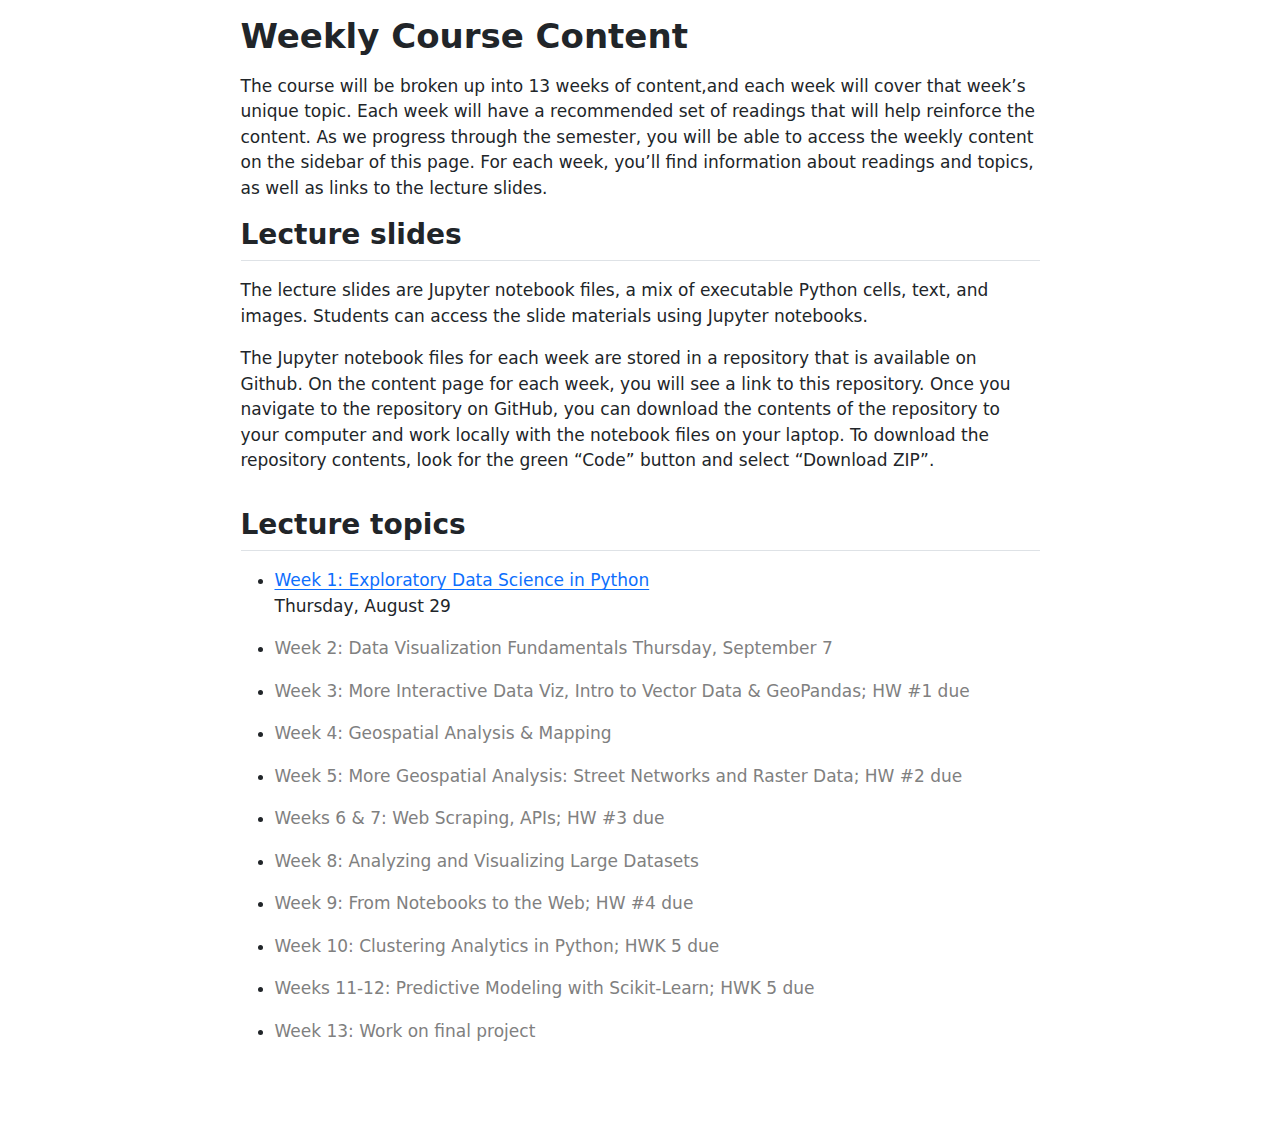
<file: lectures.html>
<!DOCTYPE html>
<html xmlns="http://www.w3.org/1999/xhtml" lang="en" xml:lang="en"><head>

<meta charset="utf-8">
<meta name="generator" content="quarto-1.5.56">

<meta name="viewport" content="width=device-width, initial-scale=1.0, user-scalable=yes">


<title>Weekly Course Content</title>
<style>
code{white-space: pre-wrap;}
span.smallcaps{font-variant: small-caps;}
div.columns{display: flex; gap: min(4vw, 1.5em);}
div.column{flex: auto; overflow-x: auto;}
div.hanging-indent{margin-left: 1.5em; text-indent: -1.5em;}
ul.task-list{list-style: none;}
ul.task-list li input[type="checkbox"] {
  width: 0.8em;
  margin: 0 0.8em 0.2em -1em; /* quarto-specific, see https://github.com/quarto-dev/quarto-cli/issues/4556 */ 
  vertical-align: middle;
}
</style>


<script src="lectures_files/libs/clipboard/clipboard.min.js"></script>
<script src="lectures_files/libs/quarto-html/quarto.js"></script>
<script src="lectures_files/libs/quarto-html/popper.min.js"></script>
<script src="lectures_files/libs/quarto-html/tippy.umd.min.js"></script>
<script src="lectures_files/libs/quarto-html/anchor.min.js"></script>
<link href="lectures_files/libs/quarto-html/tippy.css" rel="stylesheet">
<link href="lectures_files/libs/quarto-html/quarto-syntax-highlighting.css" rel="stylesheet" id="quarto-text-highlighting-styles">
<script src="lectures_files/libs/bootstrap/bootstrap.min.js"></script>
<link href="lectures_files/libs/bootstrap/bootstrap-icons.css" rel="stylesheet">
<link href="lectures_files/libs/bootstrap/bootstrap.min.css" rel="stylesheet" id="quarto-bootstrap" data-mode="light">


</head>

<body class="fullcontent">

<div id="quarto-content" class="page-columns page-rows-contents page-layout-article">

<main class="content" id="quarto-document-content">

<header id="title-block-header" class="quarto-title-block default">
<div class="quarto-title">
<h1 class="title">Weekly Course Content</h1>
</div>



<div class="quarto-title-meta">

    
  
    
  </div>
  


</header>


<p>The course will be broken up into 13 weeks of content,and each week will cover that week’s unique topic. Each week will have a recommended set of readings that will help reinforce the content. As we progress through the semester, you will be able to access the weekly content on the sidebar of this page. For each week, you’ll find information about readings and topics, as well as links to the lecture slides.</p>
<section id="lecture-slides" class="level2">
<h2 class="anchored" data-anchor-id="lecture-slides">Lecture slides</h2>
<p>The lecture slides are Jupyter notebook files, a mix of executable Python cells, text, and images. Students can access the slide materials using Jupyter notebooks.</p>
<p>The Jupyter notebook files for each week are stored in a repository that is available on Github. On the content page for each week, you will see a link to this repository. Once you navigate to the repository on GitHub, you can download the contents of the repository to your computer and work locally with the notebook files on your laptop. To download the repository contents, look for the green “Code” button and select “Download ZIP”.</p>
</section>
<section id="lecture-topics" class="level2">
<h2 class="anchored" data-anchor-id="lecture-topics">Lecture topics</h2>
<ul>
<li><p><a href="https://github.com/MUSA-550-Fall-2023/week-1">Week 1: Exploratory Data Science in Python</a><br>
Thursday, August 29</p></li>
<li><p><span style="color:gray">Week 2: Data Visualization Fundamentals Thursday, September 7</span></p></li>
<li><p><span style="color:gray">Week 3: More Interactive Data Viz, Intro to Vector Data &amp; GeoPandas; HW #1 due </span></p></li>
<li><p><span style="color:gray">Week 4: Geospatial Analysis &amp; Mapping </span></p></li>
<li><p><span style="color:gray">Week 5: More Geospatial Analysis: Street Networks and Raster Data; HW #2 due </span></p></li>
<li><p><span style="color:gray"> Weeks 6 &amp; 7: Web Scraping, APIs; HW #3 due </span></p></li>
<li><p><span style="color:gray"> Week 8: Analyzing and Visualizing Large Datasets </span></p></li>
<li><p><span style="color:gray"> Week 9: From Notebooks to the Web; HW #4 due</span></p></li>
<li><p><span style="color:gray"> Week 10: Clustering Analytics in Python; HWK 5 due</span></p></li>
<li><p><span style="color:gray"> Weeks 11-12: Predictive Modeling with Scikit-Learn; HWK 5 due</span></p></li>
<li><p><span style="color:gray"> Week 13: Work on final project</span></p></li>
</ul>
</section>

</main>
<!-- /main column -->
<script id="quarto-html-after-body" type="application/javascript">
window.document.addEventListener("DOMContentLoaded", function (event) {
  const toggleBodyColorMode = (bsSheetEl) => {
    const mode = bsSheetEl.getAttribute("data-mode");
    const bodyEl = window.document.querySelector("body");
    if (mode === "dark") {
      bodyEl.classList.add("quarto-dark");
      bodyEl.classList.remove("quarto-light");
    } else {
      bodyEl.classList.add("quarto-light");
      bodyEl.classList.remove("quarto-dark");
    }
  }
  const toggleBodyColorPrimary = () => {
    const bsSheetEl = window.document.querySelector("link#quarto-bootstrap");
    if (bsSheetEl) {
      toggleBodyColorMode(bsSheetEl);
    }
  }
  toggleBodyColorPrimary();  
  const icon = "";
  const anchorJS = new window.AnchorJS();
  anchorJS.options = {
    placement: 'right',
    icon: icon
  };
  anchorJS.add('.anchored');
  const isCodeAnnotation = (el) => {
    for (const clz of el.classList) {
      if (clz.startsWith('code-annotation-')) {                     
        return true;
      }
    }
    return false;
  }
  const onCopySuccess = function(e) {
    // button target
    const button = e.trigger;
    // don't keep focus
    button.blur();
    // flash "checked"
    button.classList.add('code-copy-button-checked');
    var currentTitle = button.getAttribute("title");
    button.setAttribute("title", "Copied!");
    let tooltip;
    if (window.bootstrap) {
      button.setAttribute("data-bs-toggle", "tooltip");
      button.setAttribute("data-bs-placement", "left");
      button.setAttribute("data-bs-title", "Copied!");
      tooltip = new bootstrap.Tooltip(button, 
        { trigger: "manual", 
          customClass: "code-copy-button-tooltip",
          offset: [0, -8]});
      tooltip.show();    
    }
    setTimeout(function() {
      if (tooltip) {
        tooltip.hide();
        button.removeAttribute("data-bs-title");
        button.removeAttribute("data-bs-toggle");
        button.removeAttribute("data-bs-placement");
      }
      button.setAttribute("title", currentTitle);
      button.classList.remove('code-copy-button-checked');
    }, 1000);
    // clear code selection
    e.clearSelection();
  }
  const getTextToCopy = function(trigger) {
      const codeEl = trigger.previousElementSibling.cloneNode(true);
      for (const childEl of codeEl.children) {
        if (isCodeAnnotation(childEl)) {
          childEl.remove();
        }
      }
      return codeEl.innerText;
  }
  const clipboard = new window.ClipboardJS('.code-copy-button:not([data-in-quarto-modal])', {
    text: getTextToCopy
  });
  clipboard.on('success', onCopySuccess);
  if (window.document.getElementById('quarto-embedded-source-code-modal')) {
    // For code content inside modals, clipBoardJS needs to be initialized with a container option
    // TODO: Check when it could be a function (https://github.com/zenorocha/clipboard.js/issues/860)
    const clipboardModal = new window.ClipboardJS('.code-copy-button[data-in-quarto-modal]', {
      text: getTextToCopy,
      container: window.document.getElementById('quarto-embedded-source-code-modal')
    });
    clipboardModal.on('success', onCopySuccess);
  }
    var localhostRegex = new RegExp(/^(?:http|https):\/\/localhost\:?[0-9]*\//);
    var mailtoRegex = new RegExp(/^mailto:/);
      var filterRegex = new RegExp('/' + window.location.host + '/');
    var isInternal = (href) => {
        return filterRegex.test(href) || localhostRegex.test(href) || mailtoRegex.test(href);
    }
    // Inspect non-navigation links and adorn them if external
 	var links = window.document.querySelectorAll('a[href]:not(.nav-link):not(.navbar-brand):not(.toc-action):not(.sidebar-link):not(.sidebar-item-toggle):not(.pagination-link):not(.no-external):not([aria-hidden]):not(.dropdown-item):not(.quarto-navigation-tool):not(.about-link)');
    for (var i=0; i<links.length; i++) {
      const link = links[i];
      if (!isInternal(link.href)) {
        // undo the damage that might have been done by quarto-nav.js in the case of
        // links that we want to consider external
        if (link.dataset.originalHref !== undefined) {
          link.href = link.dataset.originalHref;
        }
      }
    }
  function tippyHover(el, contentFn, onTriggerFn, onUntriggerFn) {
    const config = {
      allowHTML: true,
      maxWidth: 500,
      delay: 100,
      arrow: false,
      appendTo: function(el) {
          return el.parentElement;
      },
      interactive: true,
      interactiveBorder: 10,
      theme: 'quarto',
      placement: 'bottom-start',
    };
    if (contentFn) {
      config.content = contentFn;
    }
    if (onTriggerFn) {
      config.onTrigger = onTriggerFn;
    }
    if (onUntriggerFn) {
      config.onUntrigger = onUntriggerFn;
    }
    window.tippy(el, config); 
  }
  const noterefs = window.document.querySelectorAll('a[role="doc-noteref"]');
  for (var i=0; i<noterefs.length; i++) {
    const ref = noterefs[i];
    tippyHover(ref, function() {
      // use id or data attribute instead here
      let href = ref.getAttribute('data-footnote-href') || ref.getAttribute('href');
      try { href = new URL(href).hash; } catch {}
      const id = href.replace(/^#\/?/, "");
      const note = window.document.getElementById(id);
      if (note) {
        return note.innerHTML;
      } else {
        return "";
      }
    });
  }
  const xrefs = window.document.querySelectorAll('a.quarto-xref');
  const processXRef = (id, note) => {
    // Strip column container classes
    const stripColumnClz = (el) => {
      el.classList.remove("page-full", "page-columns");
      if (el.children) {
        for (const child of el.children) {
          stripColumnClz(child);
        }
      }
    }
    stripColumnClz(note)
    if (id === null || id.startsWith('sec-')) {
      // Special case sections, only their first couple elements
      const container = document.createElement("div");
      if (note.children && note.children.length > 2) {
        container.appendChild(note.children[0].cloneNode(true));
        for (let i = 1; i < note.children.length; i++) {
          const child = note.children[i];
          if (child.tagName === "P" && child.innerText === "") {
            continue;
          } else {
            container.appendChild(child.cloneNode(true));
            break;
          }
        }
        if (window.Quarto?.typesetMath) {
          window.Quarto.typesetMath(container);
        }
        return container.innerHTML
      } else {
        if (window.Quarto?.typesetMath) {
          window.Quarto.typesetMath(note);
        }
        return note.innerHTML;
      }
    } else {
      // Remove any anchor links if they are present
      const anchorLink = note.querySelector('a.anchorjs-link');
      if (anchorLink) {
        anchorLink.remove();
      }
      if (window.Quarto?.typesetMath) {
        window.Quarto.typesetMath(note);
      }
      // TODO in 1.5, we should make sure this works without a callout special case
      if (note.classList.contains("callout")) {
        return note.outerHTML;
      } else {
        return note.innerHTML;
      }
    }
  }
  for (var i=0; i<xrefs.length; i++) {
    const xref = xrefs[i];
    tippyHover(xref, undefined, function(instance) {
      instance.disable();
      let url = xref.getAttribute('href');
      let hash = undefined; 
      if (url.startsWith('#')) {
        hash = url;
      } else {
        try { hash = new URL(url).hash; } catch {}
      }
      if (hash) {
        const id = hash.replace(/^#\/?/, "");
        const note = window.document.getElementById(id);
        if (note !== null) {
          try {
            const html = processXRef(id, note.cloneNode(true));
            instance.setContent(html);
          } finally {
            instance.enable();
            instance.show();
          }
        } else {
          // See if we can fetch this
          fetch(url.split('#')[0])
          .then(res => res.text())
          .then(html => {
            const parser = new DOMParser();
            const htmlDoc = parser.parseFromString(html, "text/html");
            const note = htmlDoc.getElementById(id);
            if (note !== null) {
              const html = processXRef(id, note);
              instance.setContent(html);
            } 
          }).finally(() => {
            instance.enable();
            instance.show();
          });
        }
      } else {
        // See if we can fetch a full url (with no hash to target)
        // This is a special case and we should probably do some content thinning / targeting
        fetch(url)
        .then(res => res.text())
        .then(html => {
          const parser = new DOMParser();
          const htmlDoc = parser.parseFromString(html, "text/html");
          const note = htmlDoc.querySelector('main.content');
          if (note !== null) {
            // This should only happen for chapter cross references
            // (since there is no id in the URL)
            // remove the first header
            if (note.children.length > 0 && note.children[0].tagName === "HEADER") {
              note.children[0].remove();
            }
            const html = processXRef(null, note);
            instance.setContent(html);
          } 
        }).finally(() => {
          instance.enable();
          instance.show();
        });
      }
    }, function(instance) {
    });
  }
      let selectedAnnoteEl;
      const selectorForAnnotation = ( cell, annotation) => {
        let cellAttr = 'data-code-cell="' + cell + '"';
        let lineAttr = 'data-code-annotation="' +  annotation + '"';
        const selector = 'span[' + cellAttr + '][' + lineAttr + ']';
        return selector;
      }
      const selectCodeLines = (annoteEl) => {
        const doc = window.document;
        const targetCell = annoteEl.getAttribute("data-target-cell");
        const targetAnnotation = annoteEl.getAttribute("data-target-annotation");
        const annoteSpan = window.document.querySelector(selectorForAnnotation(targetCell, targetAnnotation));
        const lines = annoteSpan.getAttribute("data-code-lines").split(",");
        const lineIds = lines.map((line) => {
          return targetCell + "-" + line;
        })
        let top = null;
        let height = null;
        let parent = null;
        if (lineIds.length > 0) {
            //compute the position of the single el (top and bottom and make a div)
            const el = window.document.getElementById(lineIds[0]);
            top = el.offsetTop;
            height = el.offsetHeight;
            parent = el.parentElement.parentElement;
          if (lineIds.length > 1) {
            const lastEl = window.document.getElementById(lineIds[lineIds.length - 1]);
            const bottom = lastEl.offsetTop + lastEl.offsetHeight;
            height = bottom - top;
          }
          if (top !== null && height !== null && parent !== null) {
            // cook up a div (if necessary) and position it 
            let div = window.document.getElementById("code-annotation-line-highlight");
            if (div === null) {
              div = window.document.createElement("div");
              div.setAttribute("id", "code-annotation-line-highlight");
              div.style.position = 'absolute';
              parent.appendChild(div);
            }
            div.style.top = top - 2 + "px";
            div.style.height = height + 4 + "px";
            div.style.left = 0;
            let gutterDiv = window.document.getElementById("code-annotation-line-highlight-gutter");
            if (gutterDiv === null) {
              gutterDiv = window.document.createElement("div");
              gutterDiv.setAttribute("id", "code-annotation-line-highlight-gutter");
              gutterDiv.style.position = 'absolute';
              const codeCell = window.document.getElementById(targetCell);
              const gutter = codeCell.querySelector('.code-annotation-gutter');
              gutter.appendChild(gutterDiv);
            }
            gutterDiv.style.top = top - 2 + "px";
            gutterDiv.style.height = height + 4 + "px";
          }
          selectedAnnoteEl = annoteEl;
        }
      };
      const unselectCodeLines = () => {
        const elementsIds = ["code-annotation-line-highlight", "code-annotation-line-highlight-gutter"];
        elementsIds.forEach((elId) => {
          const div = window.document.getElementById(elId);
          if (div) {
            div.remove();
          }
        });
        selectedAnnoteEl = undefined;
      };
        // Handle positioning of the toggle
    window.addEventListener(
      "resize",
      throttle(() => {
        elRect = undefined;
        if (selectedAnnoteEl) {
          selectCodeLines(selectedAnnoteEl);
        }
      }, 10)
    );
    function throttle(fn, ms) {
    let throttle = false;
    let timer;
      return (...args) => {
        if(!throttle) { // first call gets through
            fn.apply(this, args);
            throttle = true;
        } else { // all the others get throttled
            if(timer) clearTimeout(timer); // cancel #2
            timer = setTimeout(() => {
              fn.apply(this, args);
              timer = throttle = false;
            }, ms);
        }
      };
    }
      // Attach click handler to the DT
      const annoteDls = window.document.querySelectorAll('dt[data-target-cell]');
      for (const annoteDlNode of annoteDls) {
        annoteDlNode.addEventListener('click', (event) => {
          const clickedEl = event.target;
          if (clickedEl !== selectedAnnoteEl) {
            unselectCodeLines();
            const activeEl = window.document.querySelector('dt[data-target-cell].code-annotation-active');
            if (activeEl) {
              activeEl.classList.remove('code-annotation-active');
            }
            selectCodeLines(clickedEl);
            clickedEl.classList.add('code-annotation-active');
          } else {
            // Unselect the line
            unselectCodeLines();
            clickedEl.classList.remove('code-annotation-active');
          }
        });
      }
  const findCites = (el) => {
    const parentEl = el.parentElement;
    if (parentEl) {
      const cites = parentEl.dataset.cites;
      if (cites) {
        return {
          el,
          cites: cites.split(' ')
        };
      } else {
        return findCites(el.parentElement)
      }
    } else {
      return undefined;
    }
  };
  var bibliorefs = window.document.querySelectorAll('a[role="doc-biblioref"]');
  for (var i=0; i<bibliorefs.length; i++) {
    const ref = bibliorefs[i];
    const citeInfo = findCites(ref);
    if (citeInfo) {
      tippyHover(citeInfo.el, function() {
        var popup = window.document.createElement('div');
        citeInfo.cites.forEach(function(cite) {
          var citeDiv = window.document.createElement('div');
          citeDiv.classList.add('hanging-indent');
          citeDiv.classList.add('csl-entry');
          var biblioDiv = window.document.getElementById('ref-' + cite);
          if (biblioDiv) {
            citeDiv.innerHTML = biblioDiv.innerHTML;
          }
          popup.appendChild(citeDiv);
        });
        return popup.innerHTML;
      });
    }
  }
});
</script>
</div> <!-- /content -->




</body></html>
</file>
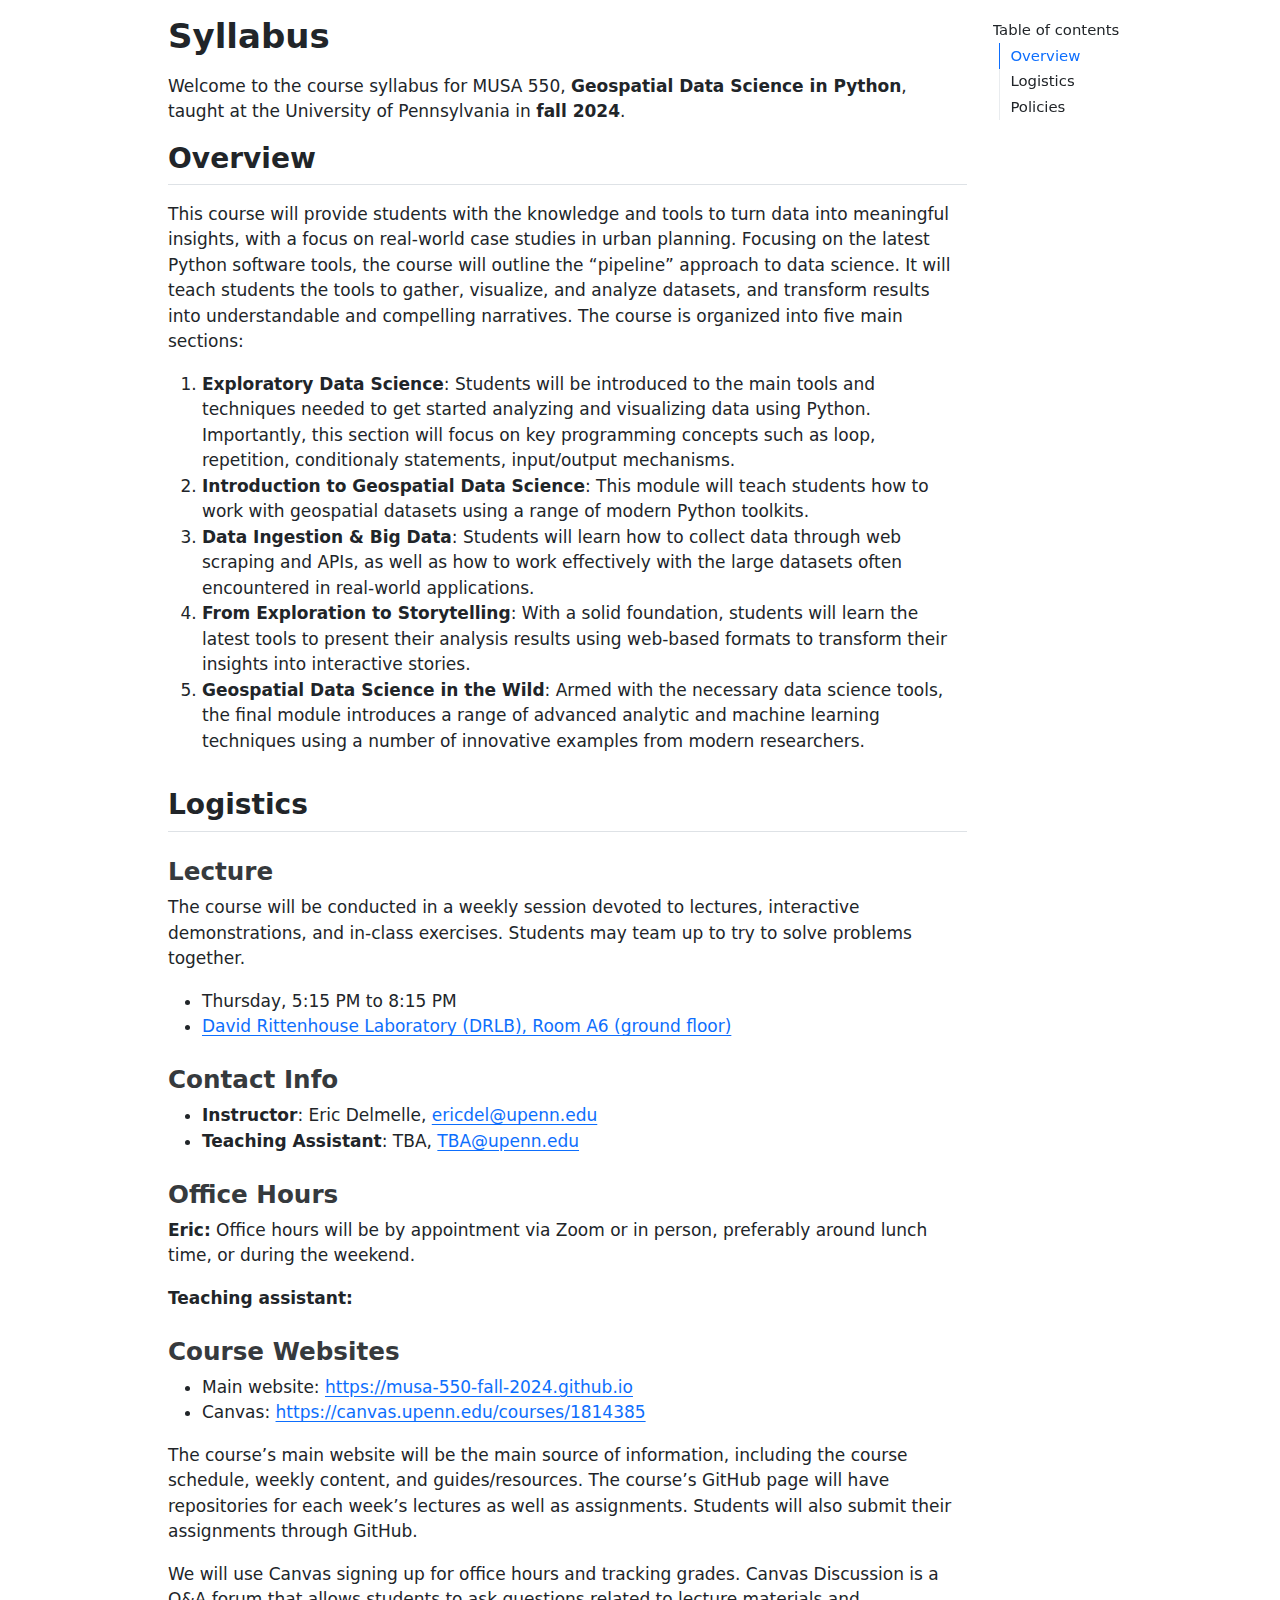
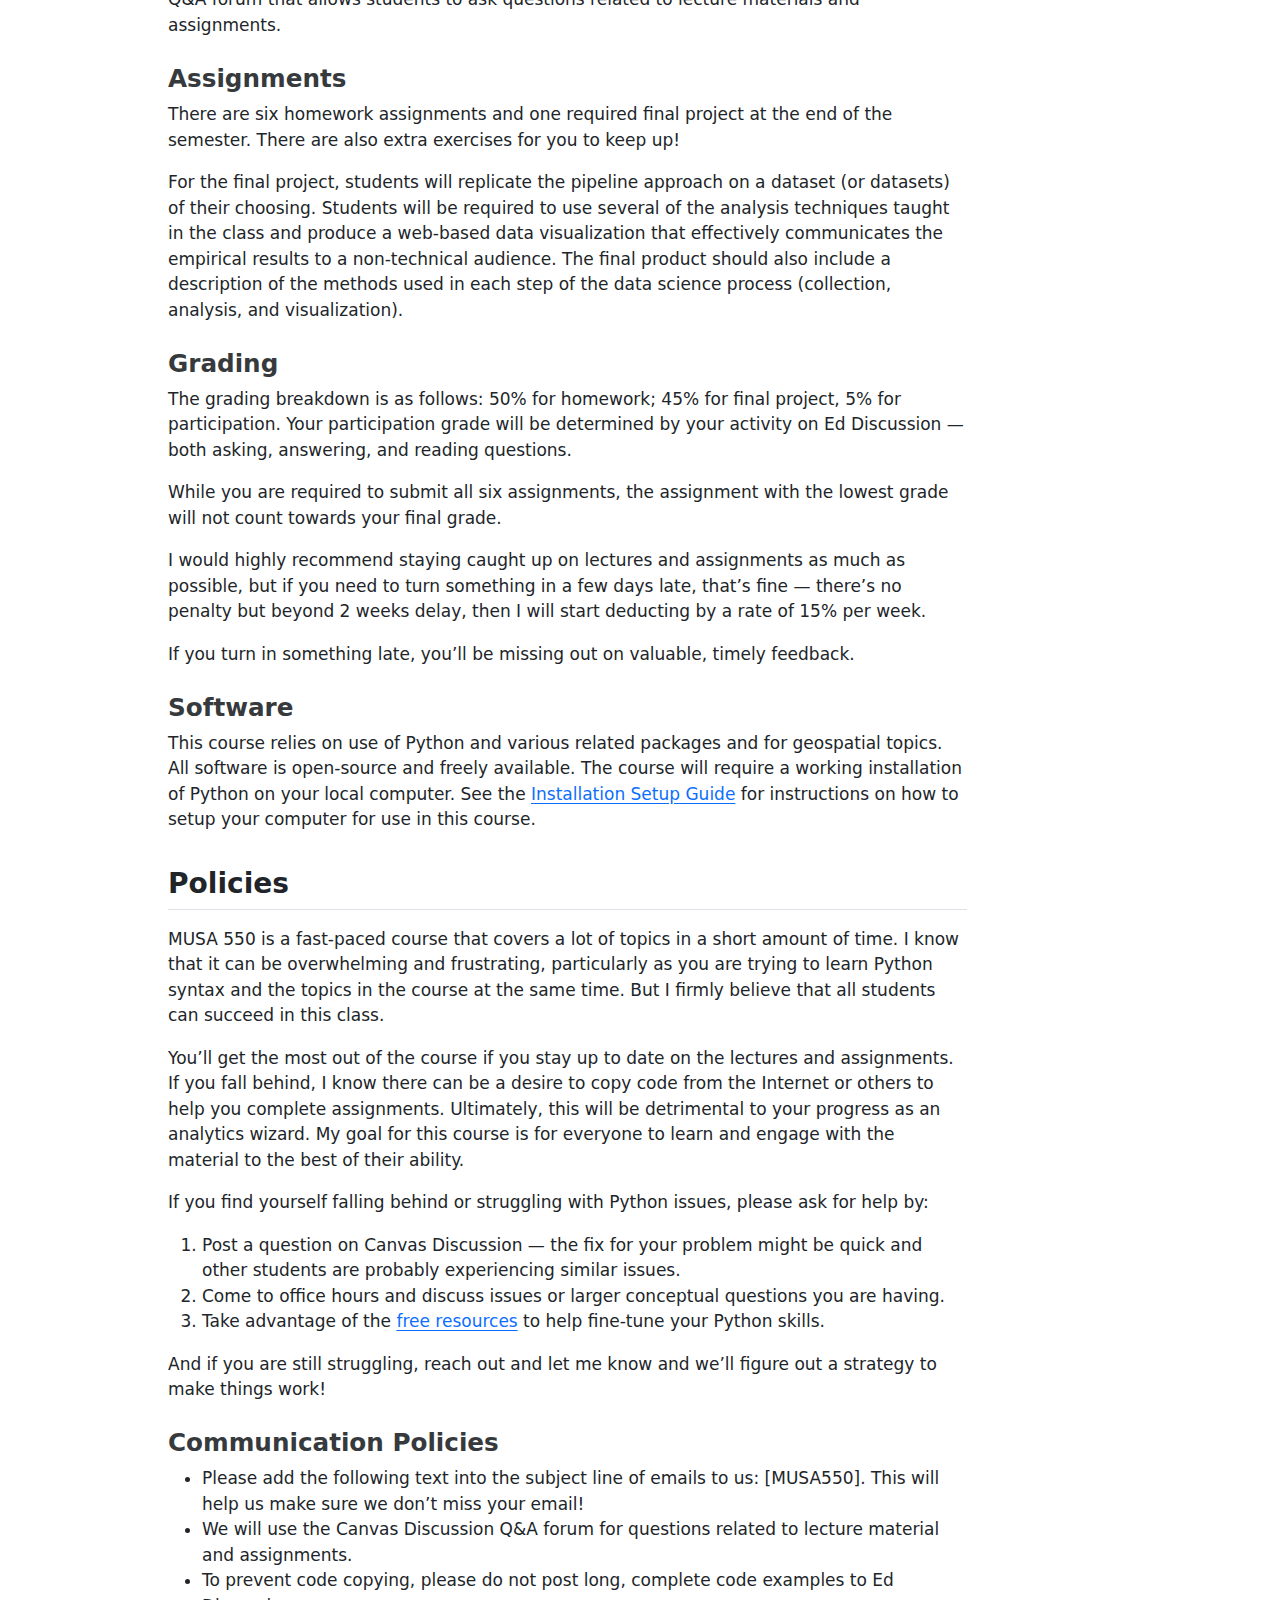
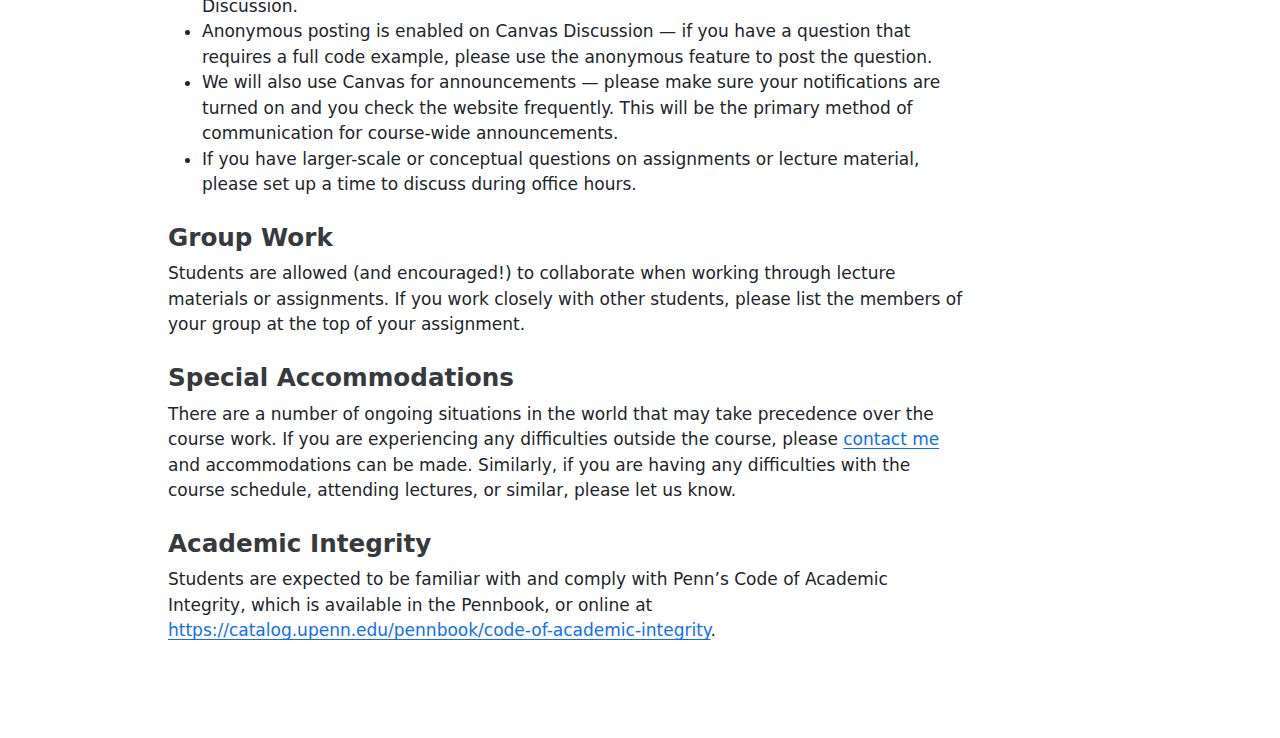
<file: syllabus.html>
<!DOCTYPE html>
<html xmlns="http://www.w3.org/1999/xhtml" lang="en" xml:lang="en"><head>

<meta charset="utf-8">
<meta name="generator" content="quarto-1.5.56">

<meta name="viewport" content="width=device-width, initial-scale=1.0, user-scalable=yes">


<title>Syllabus</title>
<style>
code{white-space: pre-wrap;}
span.smallcaps{font-variant: small-caps;}
div.columns{display: flex; gap: min(4vw, 1.5em);}
div.column{flex: auto; overflow-x: auto;}
div.hanging-indent{margin-left: 1.5em; text-indent: -1.5em;}
ul.task-list{list-style: none;}
ul.task-list li input[type="checkbox"] {
  width: 0.8em;
  margin: 0 0.8em 0.2em -1em; /* quarto-specific, see https://github.com/quarto-dev/quarto-cli/issues/4556 */ 
  vertical-align: middle;
}
</style>


<script src="syllabus_files/libs/clipboard/clipboard.min.js"></script>
<script src="syllabus_files/libs/quarto-html/quarto.js"></script>
<script src="syllabus_files/libs/quarto-html/popper.min.js"></script>
<script src="syllabus_files/libs/quarto-html/tippy.umd.min.js"></script>
<script src="syllabus_files/libs/quarto-html/anchor.min.js"></script>
<link href="syllabus_files/libs/quarto-html/tippy.css" rel="stylesheet">
<link href="syllabus_files/libs/quarto-html/quarto-syntax-highlighting.css" rel="stylesheet" id="quarto-text-highlighting-styles">
<script src="syllabus_files/libs/bootstrap/bootstrap.min.js"></script>
<link href="syllabus_files/libs/bootstrap/bootstrap-icons.css" rel="stylesheet">
<link href="syllabus_files/libs/bootstrap/bootstrap.min.css" rel="stylesheet" id="quarto-bootstrap" data-mode="light">


</head>

<body>

<div id="quarto-content" class="page-columns page-rows-contents page-layout-article">
<div id="quarto-margin-sidebar" class="sidebar margin-sidebar">
  <nav id="TOC" role="doc-toc" class="toc-active">
    <h2 id="toc-title">Table of contents</h2>
   
  <ul>
  <li><a href="#overview" id="toc-overview" class="nav-link active" data-scroll-target="#overview">Overview</a></li>
  <li><a href="#logistics" id="toc-logistics" class="nav-link" data-scroll-target="#logistics">Logistics</a>
  <ul class="collapse">
  <li><a href="#lecture" id="toc-lecture" class="nav-link" data-scroll-target="#lecture">Lecture</a></li>
  <li><a href="#contact-info" id="toc-contact-info" class="nav-link" data-scroll-target="#contact-info">Contact Info</a></li>
  <li><a href="#office-hours" id="toc-office-hours" class="nav-link" data-scroll-target="#office-hours">Office Hours</a></li>
  <li><a href="#course-websites" id="toc-course-websites" class="nav-link" data-scroll-target="#course-websites">Course Websites</a></li>
  <li><a href="#assignments" id="toc-assignments" class="nav-link" data-scroll-target="#assignments">Assignments</a></li>
  <li><a href="#grading" id="toc-grading" class="nav-link" data-scroll-target="#grading">Grading</a></li>
  <li><a href="#software" id="toc-software" class="nav-link" data-scroll-target="#software">Software</a></li>
  </ul></li>
  <li><a href="#policies" id="toc-policies" class="nav-link" data-scroll-target="#policies">Policies</a>
  <ul class="collapse">
  <li><a href="#communication-policies" id="toc-communication-policies" class="nav-link" data-scroll-target="#communication-policies">Communication Policies</a></li>
  <li><a href="#group-work" id="toc-group-work" class="nav-link" data-scroll-target="#group-work">Group Work</a></li>
  <li><a href="#special-accommodations" id="toc-special-accommodations" class="nav-link" data-scroll-target="#special-accommodations">Special Accommodations</a></li>
  <li><a href="#academic-integrity" id="toc-academic-integrity" class="nav-link" data-scroll-target="#academic-integrity">Academic Integrity</a></li>
  </ul></li>
  </ul>
</nav>
</div>
<main class="content" id="quarto-document-content">

<header id="title-block-header" class="quarto-title-block default">
<div class="quarto-title">
<h1 class="title">Syllabus</h1>
</div>



<div class="quarto-title-meta">

    
  
    
  </div>
  


</header>


<p>Welcome to the course syllabus for MUSA 550, <strong>Geospatial Data Science in Python</strong>, taught at the University of Pennsylvania in <strong>fall 2024</strong>.</p>
<section id="overview" class="level2">
<h2 class="anchored" data-anchor-id="overview">Overview</h2>
<p>This course will provide students with the knowledge and tools to turn data into meaningful insights, with a focus on real-world case studies in urban planning. Focusing on the latest Python software tools, the course will outline the “pipeline” approach to data science. It will teach students the tools to gather, visualize, and analyze datasets, and transform results into understandable and compelling narratives. The course is organized into five main sections:</p>
<ol type="1">
<li><strong>Exploratory Data Science</strong>: Students will be introduced to the main tools and techniques needed to get started analyzing and visualizing data using Python. Importantly, this section will focus on key programming concepts such as loop, repetition, conditionaly statements, input/output mechanisms.</li>
<li><strong>Introduction to Geospatial Data Science</strong>: This module will teach students how to work with geospatial datasets using a range of modern Python toolkits.</li>
<li><strong>Data Ingestion &amp; Big Data</strong>: Students will learn how to collect data through web scraping and APIs, as well as how to work effectively with the large datasets often encountered in real-world applications.</li>
<li><strong>From Exploration to Storytelling</strong>: With a solid foundation, students will learn the latest tools to present their analysis results using web-based formats to transform their insights into interactive stories.</li>
<li><strong>Geospatial Data Science in the Wild</strong>: Armed with the necessary data science tools, the final module introduces a range of advanced analytic and machine learning techniques using a number of innovative examples from modern researchers.</li>
</ol>
</section>
<section id="logistics" class="level2">
<h2 class="anchored" data-anchor-id="logistics">Logistics</h2>
<section id="lecture" class="level3">
<h3 class="anchored" data-anchor-id="lecture">Lecture</h3>
<p>The course will be conducted in a weekly session devoted to lectures, interactive demonstrations, and in-class exercises. Students may team up to try to solve problems together.</p>
<ul>
<li>Thursday, 5:15 PM to 8:15 PM</li>
<li><a href="https://facilities.upenn.edu/maps/locations/david-rittenhouse-laboratory">David Rittenhouse Laboratory (DRLB), Room A6 (ground floor)</a></li>
</ul>
</section>
<section id="contact-info" class="level3">
<h3 class="anchored" data-anchor-id="contact-info">Contact Info</h3>
<ul>
<li><strong>Instructor</strong>: Eric Delmelle, <a href="mailto:ericdel@upenn.edu">ericdel@upenn.edu</a></li>
<li><strong>Teaching Assistant</strong>: TBA, <a href="mailto:TBA@design.upenn.edu">TBA@upenn.edu</a></li>
</ul>
</section>
<section id="office-hours" class="level3">
<h3 class="anchored" data-anchor-id="office-hours">Office Hours</h3>
<p><strong>Eric:</strong> Office hours will be by appointment via Zoom or in person, preferably around lunch time, or during the weekend.</p>
<p><strong>Teaching assistant:</strong></p>
</section>
<section id="course-websites" class="level3">
<h3 class="anchored" data-anchor-id="course-websites">Course Websites</h3>
<ul>
<li>Main website: <a href="https://musa-550-fall-2024.github.io">https://musa-550-fall-2024.github.io</a></li>
<li>Canvas: <a href="https://canvas.upenn.edu/courses/1814385">https://canvas.upenn.edu/courses/1814385</a></li>
</ul>
<p>The course’s main website will be the main source of information, including the course schedule, weekly content, and guides/resources. The course’s GitHub page will have repositories for each week’s lectures as well as assignments. Students will also submit their assignments through GitHub.</p>
<p>We will use Canvas signing up for office hours and tracking grades. Canvas Discussion is a Q&amp;A forum that allows students to ask questions related to lecture materials and assignments.</p>
</section>
<section id="assignments" class="level3">
<h3 class="anchored" data-anchor-id="assignments">Assignments</h3>
<p>There are six homework assignments and one required final project at the end of the semester. There are also extra exercises for you to keep up!</p>
<p>For the final project, students will replicate the pipeline approach on a dataset (or datasets) of their choosing. Students will be required to use several of the analysis techniques taught in the class and produce a web-based data visualization that effectively communicates the empirical results to a non-technical audience. The final product should also include a description of the methods used in each step of the data science process (collection, analysis, and visualization).</p>
</section>
<section id="grading" class="level3">
<h3 class="anchored" data-anchor-id="grading">Grading</h3>
<p>The grading breakdown is as follows: 50% for homework; 45% for final project, 5% for participation. Your participation grade will be determined by your activity on Ed Discussion — both asking, answering, and reading questions.</p>
<p>While you are required to submit all six assignments, the assignment with the lowest grade will not count towards your final grade.</p>
<p>I would highly recommend staying caught up on lectures and assignments as much as possible, but if you need to turn something in a few days late, that’s fine — there’s no penalty but beyond 2 weeks delay, then I will start deducting by a rate of 15% per week.</p>
<p>If you turn in something late, you’ll be missing out on valuable, timely feedback.</p>
</section>
<section id="software" class="level3">
<h3 class="anchored" data-anchor-id="software">Software</h3>
<p>This course relies on use of Python and various related packages and for geospatial topics. All software is open-source and freely available. The course will require a working installation of Python on your local computer. See the <a href=".\resources/install">Installation Setup Guide</a> for instructions on how to setup your computer for use in this course.</p>
</section>
</section>
<section id="policies" class="level2">
<h2 class="anchored" data-anchor-id="policies">Policies</h2>
<p>MUSA 550 is a fast-paced course that covers a lot of topics in a short amount of time. I know that it can be overwhelming and frustrating, particularly as you are trying to learn Python syntax and the topics in the course at the same time. But I firmly believe that all students can succeed in this class.</p>
<p>You’ll get the most out of the course if you stay up to date on the lectures and assignments. If you fall behind, I know there can be a desire to copy code from the Internet or others to help you complete assignments. Ultimately, this will be detrimental to your progress as an analytics wizard. My goal for this course is for everyone to learn and engage with the material to the best of their ability.</p>
<div class="{callout-important}">
<p>If you find yourself falling behind or struggling with Python issues, please ask for help by:</p>
<ol type="1">
<li>Post a question on Canvas Discussion — the fix for your problem might be quick and other students are probably experiencing similar issues.</li>
<li>Come to office hours and discuss issues or larger conceptual questions you are having.</li>
<li>Take advantage of the <a href="./resource/python.qmd">free resources</a> to help fine-tune your Python skills.</li>
</ol>
</div>
<p>And if you are still struggling, reach out and let me know and we’ll figure out a strategy to make things work!</p>
<section id="communication-policies" class="level3">
<h3 class="anchored" data-anchor-id="communication-policies">Communication Policies</h3>
<ul>
<li>Please add the following text into the subject line of emails to us: [MUSA550]. This will help us make sure we don’t miss your email!</li>
<li>We will use the Canvas Discussion Q&amp;A forum for questions related to lecture material and assignments.</li>
<li>To prevent code copying, please do not post long, complete code examples to Ed Discussion.</li>
<li>Anonymous posting is enabled on Canvas Discussion — if you have a question that requires a full code example, please use the anonymous feature to post the question.</li>
<li>We will also use Canvas for announcements — please make sure your notifications are turned on and you check the website frequently. This will be the primary method of communication for course-wide announcements.</li>
<li>If you have larger-scale or conceptual questions on assignments or lecture material, please set up a time to discuss during office hours.</li>
</ul>
</section>
<section id="group-work" class="level3">
<h3 class="anchored" data-anchor-id="group-work">Group Work</h3>
<p>Students are allowed (and encouraged!) to collaborate when working through lecture materials or assignments. If you work closely with other students, please list the members of your group at the top of your assignment.</p>
</section>
<section id="special-accommodations" class="level3">
<h3 class="anchored" data-anchor-id="special-accommodations">Special Accommodations</h3>
<p>There are a number of ongoing situations in the world that may take precedence over the course work. If you are experiencing any difficulties outside the course, please <a href="mailto:ericdel@upenn.edu">contact me</a> and accommodations can be made. Similarly, if you are having any difficulties with the course schedule, attending lectures, or similar, please let us know.</p>
</section>
<section id="academic-integrity" class="level3">
<h3 class="anchored" data-anchor-id="academic-integrity">Academic Integrity</h3>
<p>Students are expected to be familiar with and comply with Penn’s Code of Academic Integrity, which is available in the Pennbook, or online at <a href="https://catalog.upenn.edu/pennbook/code-of-academic-integrity">https://catalog.upenn.edu/pennbook/code-of-academic-integrity</a>.</p>
</section>
</section>

</main>
<!-- /main column -->
<script id="quarto-html-after-body" type="application/javascript">
window.document.addEventListener("DOMContentLoaded", function (event) {
  const toggleBodyColorMode = (bsSheetEl) => {
    const mode = bsSheetEl.getAttribute("data-mode");
    const bodyEl = window.document.querySelector("body");
    if (mode === "dark") {
      bodyEl.classList.add("quarto-dark");
      bodyEl.classList.remove("quarto-light");
    } else {
      bodyEl.classList.add("quarto-light");
      bodyEl.classList.remove("quarto-dark");
    }
  }
  const toggleBodyColorPrimary = () => {
    const bsSheetEl = window.document.querySelector("link#quarto-bootstrap");
    if (bsSheetEl) {
      toggleBodyColorMode(bsSheetEl);
    }
  }
  toggleBodyColorPrimary();  
  const icon = "";
  const anchorJS = new window.AnchorJS();
  anchorJS.options = {
    placement: 'right',
    icon: icon
  };
  anchorJS.add('.anchored');
  const isCodeAnnotation = (el) => {
    for (const clz of el.classList) {
      if (clz.startsWith('code-annotation-')) {                     
        return true;
      }
    }
    return false;
  }
  const onCopySuccess = function(e) {
    // button target
    const button = e.trigger;
    // don't keep focus
    button.blur();
    // flash "checked"
    button.classList.add('code-copy-button-checked');
    var currentTitle = button.getAttribute("title");
    button.setAttribute("title", "Copied!");
    let tooltip;
    if (window.bootstrap) {
      button.setAttribute("data-bs-toggle", "tooltip");
      button.setAttribute("data-bs-placement", "left");
      button.setAttribute("data-bs-title", "Copied!");
      tooltip = new bootstrap.Tooltip(button, 
        { trigger: "manual", 
          customClass: "code-copy-button-tooltip",
          offset: [0, -8]});
      tooltip.show();    
    }
    setTimeout(function() {
      if (tooltip) {
        tooltip.hide();
        button.removeAttribute("data-bs-title");
        button.removeAttribute("data-bs-toggle");
        button.removeAttribute("data-bs-placement");
      }
      button.setAttribute("title", currentTitle);
      button.classList.remove('code-copy-button-checked');
    }, 1000);
    // clear code selection
    e.clearSelection();
  }
  const getTextToCopy = function(trigger) {
      const codeEl = trigger.previousElementSibling.cloneNode(true);
      for (const childEl of codeEl.children) {
        if (isCodeAnnotation(childEl)) {
          childEl.remove();
        }
      }
      return codeEl.innerText;
  }
  const clipboard = new window.ClipboardJS('.code-copy-button:not([data-in-quarto-modal])', {
    text: getTextToCopy
  });
  clipboard.on('success', onCopySuccess);
  if (window.document.getElementById('quarto-embedded-source-code-modal')) {
    // For code content inside modals, clipBoardJS needs to be initialized with a container option
    // TODO: Check when it could be a function (https://github.com/zenorocha/clipboard.js/issues/860)
    const clipboardModal = new window.ClipboardJS('.code-copy-button[data-in-quarto-modal]', {
      text: getTextToCopy,
      container: window.document.getElementById('quarto-embedded-source-code-modal')
    });
    clipboardModal.on('success', onCopySuccess);
  }
    var localhostRegex = new RegExp(/^(?:http|https):\/\/localhost\:?[0-9]*\//);
    var mailtoRegex = new RegExp(/^mailto:/);
      var filterRegex = new RegExp('/' + window.location.host + '/');
    var isInternal = (href) => {
        return filterRegex.test(href) || localhostRegex.test(href) || mailtoRegex.test(href);
    }
    // Inspect non-navigation links and adorn them if external
 	var links = window.document.querySelectorAll('a[href]:not(.nav-link):not(.navbar-brand):not(.toc-action):not(.sidebar-link):not(.sidebar-item-toggle):not(.pagination-link):not(.no-external):not([aria-hidden]):not(.dropdown-item):not(.quarto-navigation-tool):not(.about-link)');
    for (var i=0; i<links.length; i++) {
      const link = links[i];
      if (!isInternal(link.href)) {
        // undo the damage that might have been done by quarto-nav.js in the case of
        // links that we want to consider external
        if (link.dataset.originalHref !== undefined) {
          link.href = link.dataset.originalHref;
        }
      }
    }
  function tippyHover(el, contentFn, onTriggerFn, onUntriggerFn) {
    const config = {
      allowHTML: true,
      maxWidth: 500,
      delay: 100,
      arrow: false,
      appendTo: function(el) {
          return el.parentElement;
      },
      interactive: true,
      interactiveBorder: 10,
      theme: 'quarto',
      placement: 'bottom-start',
    };
    if (contentFn) {
      config.content = contentFn;
    }
    if (onTriggerFn) {
      config.onTrigger = onTriggerFn;
    }
    if (onUntriggerFn) {
      config.onUntrigger = onUntriggerFn;
    }
    window.tippy(el, config); 
  }
  const noterefs = window.document.querySelectorAll('a[role="doc-noteref"]');
  for (var i=0; i<noterefs.length; i++) {
    const ref = noterefs[i];
    tippyHover(ref, function() {
      // use id or data attribute instead here
      let href = ref.getAttribute('data-footnote-href') || ref.getAttribute('href');
      try { href = new URL(href).hash; } catch {}
      const id = href.replace(/^#\/?/, "");
      const note = window.document.getElementById(id);
      if (note) {
        return note.innerHTML;
      } else {
        return "";
      }
    });
  }
  const xrefs = window.document.querySelectorAll('a.quarto-xref');
  const processXRef = (id, note) => {
    // Strip column container classes
    const stripColumnClz = (el) => {
      el.classList.remove("page-full", "page-columns");
      if (el.children) {
        for (const child of el.children) {
          stripColumnClz(child);
        }
      }
    }
    stripColumnClz(note)
    if (id === null || id.startsWith('sec-')) {
      // Special case sections, only their first couple elements
      const container = document.createElement("div");
      if (note.children && note.children.length > 2) {
        container.appendChild(note.children[0].cloneNode(true));
        for (let i = 1; i < note.children.length; i++) {
          const child = note.children[i];
          if (child.tagName === "P" && child.innerText === "") {
            continue;
          } else {
            container.appendChild(child.cloneNode(true));
            break;
          }
        }
        if (window.Quarto?.typesetMath) {
          window.Quarto.typesetMath(container);
        }
        return container.innerHTML
      } else {
        if (window.Quarto?.typesetMath) {
          window.Quarto.typesetMath(note);
        }
        return note.innerHTML;
      }
    } else {
      // Remove any anchor links if they are present
      const anchorLink = note.querySelector('a.anchorjs-link');
      if (anchorLink) {
        anchorLink.remove();
      }
      if (window.Quarto?.typesetMath) {
        window.Quarto.typesetMath(note);
      }
      // TODO in 1.5, we should make sure this works without a callout special case
      if (note.classList.contains("callout")) {
        return note.outerHTML;
      } else {
        return note.innerHTML;
      }
    }
  }
  for (var i=0; i<xrefs.length; i++) {
    const xref = xrefs[i];
    tippyHover(xref, undefined, function(instance) {
      instance.disable();
      let url = xref.getAttribute('href');
      let hash = undefined; 
      if (url.startsWith('#')) {
        hash = url;
      } else {
        try { hash = new URL(url).hash; } catch {}
      }
      if (hash) {
        const id = hash.replace(/^#\/?/, "");
        const note = window.document.getElementById(id);
        if (note !== null) {
          try {
            const html = processXRef(id, note.cloneNode(true));
            instance.setContent(html);
          } finally {
            instance.enable();
            instance.show();
          }
        } else {
          // See if we can fetch this
          fetch(url.split('#')[0])
          .then(res => res.text())
          .then(html => {
            const parser = new DOMParser();
            const htmlDoc = parser.parseFromString(html, "text/html");
            const note = htmlDoc.getElementById(id);
            if (note !== null) {
              const html = processXRef(id, note);
              instance.setContent(html);
            } 
          }).finally(() => {
            instance.enable();
            instance.show();
          });
        }
      } else {
        // See if we can fetch a full url (with no hash to target)
        // This is a special case and we should probably do some content thinning / targeting
        fetch(url)
        .then(res => res.text())
        .then(html => {
          const parser = new DOMParser();
          const htmlDoc = parser.parseFromString(html, "text/html");
          const note = htmlDoc.querySelector('main.content');
          if (note !== null) {
            // This should only happen for chapter cross references
            // (since there is no id in the URL)
            // remove the first header
            if (note.children.length > 0 && note.children[0].tagName === "HEADER") {
              note.children[0].remove();
            }
            const html = processXRef(null, note);
            instance.setContent(html);
          } 
        }).finally(() => {
          instance.enable();
          instance.show();
        });
      }
    }, function(instance) {
    });
  }
      let selectedAnnoteEl;
      const selectorForAnnotation = ( cell, annotation) => {
        let cellAttr = 'data-code-cell="' + cell + '"';
        let lineAttr = 'data-code-annotation="' +  annotation + '"';
        const selector = 'span[' + cellAttr + '][' + lineAttr + ']';
        return selector;
      }
      const selectCodeLines = (annoteEl) => {
        const doc = window.document;
        const targetCell = annoteEl.getAttribute("data-target-cell");
        const targetAnnotation = annoteEl.getAttribute("data-target-annotation");
        const annoteSpan = window.document.querySelector(selectorForAnnotation(targetCell, targetAnnotation));
        const lines = annoteSpan.getAttribute("data-code-lines").split(",");
        const lineIds = lines.map((line) => {
          return targetCell + "-" + line;
        })
        let top = null;
        let height = null;
        let parent = null;
        if (lineIds.length > 0) {
            //compute the position of the single el (top and bottom and make a div)
            const el = window.document.getElementById(lineIds[0]);
            top = el.offsetTop;
            height = el.offsetHeight;
            parent = el.parentElement.parentElement;
          if (lineIds.length > 1) {
            const lastEl = window.document.getElementById(lineIds[lineIds.length - 1]);
            const bottom = lastEl.offsetTop + lastEl.offsetHeight;
            height = bottom - top;
          }
          if (top !== null && height !== null && parent !== null) {
            // cook up a div (if necessary) and position it 
            let div = window.document.getElementById("code-annotation-line-highlight");
            if (div === null) {
              div = window.document.createElement("div");
              div.setAttribute("id", "code-annotation-line-highlight");
              div.style.position = 'absolute';
              parent.appendChild(div);
            }
            div.style.top = top - 2 + "px";
            div.style.height = height + 4 + "px";
            div.style.left = 0;
            let gutterDiv = window.document.getElementById("code-annotation-line-highlight-gutter");
            if (gutterDiv === null) {
              gutterDiv = window.document.createElement("div");
              gutterDiv.setAttribute("id", "code-annotation-line-highlight-gutter");
              gutterDiv.style.position = 'absolute';
              const codeCell = window.document.getElementById(targetCell);
              const gutter = codeCell.querySelector('.code-annotation-gutter');
              gutter.appendChild(gutterDiv);
            }
            gutterDiv.style.top = top - 2 + "px";
            gutterDiv.style.height = height + 4 + "px";
          }
          selectedAnnoteEl = annoteEl;
        }
      };
      const unselectCodeLines = () => {
        const elementsIds = ["code-annotation-line-highlight", "code-annotation-line-highlight-gutter"];
        elementsIds.forEach((elId) => {
          const div = window.document.getElementById(elId);
          if (div) {
            div.remove();
          }
        });
        selectedAnnoteEl = undefined;
      };
        // Handle positioning of the toggle
    window.addEventListener(
      "resize",
      throttle(() => {
        elRect = undefined;
        if (selectedAnnoteEl) {
          selectCodeLines(selectedAnnoteEl);
        }
      }, 10)
    );
    function throttle(fn, ms) {
    let throttle = false;
    let timer;
      return (...args) => {
        if(!throttle) { // first call gets through
            fn.apply(this, args);
            throttle = true;
        } else { // all the others get throttled
            if(timer) clearTimeout(timer); // cancel #2
            timer = setTimeout(() => {
              fn.apply(this, args);
              timer = throttle = false;
            }, ms);
        }
      };
    }
      // Attach click handler to the DT
      const annoteDls = window.document.querySelectorAll('dt[data-target-cell]');
      for (const annoteDlNode of annoteDls) {
        annoteDlNode.addEventListener('click', (event) => {
          const clickedEl = event.target;
          if (clickedEl !== selectedAnnoteEl) {
            unselectCodeLines();
            const activeEl = window.document.querySelector('dt[data-target-cell].code-annotation-active');
            if (activeEl) {
              activeEl.classList.remove('code-annotation-active');
            }
            selectCodeLines(clickedEl);
            clickedEl.classList.add('code-annotation-active');
          } else {
            // Unselect the line
            unselectCodeLines();
            clickedEl.classList.remove('code-annotation-active');
          }
        });
      }
  const findCites = (el) => {
    const parentEl = el.parentElement;
    if (parentEl) {
      const cites = parentEl.dataset.cites;
      if (cites) {
        return {
          el,
          cites: cites.split(' ')
        };
      } else {
        return findCites(el.parentElement)
      }
    } else {
      return undefined;
    }
  };
  var bibliorefs = window.document.querySelectorAll('a[role="doc-biblioref"]');
  for (var i=0; i<bibliorefs.length; i++) {
    const ref = bibliorefs[i];
    const citeInfo = findCites(ref);
    if (citeInfo) {
      tippyHover(citeInfo.el, function() {
        var popup = window.document.createElement('div');
        citeInfo.cites.forEach(function(cite) {
          var citeDiv = window.document.createElement('div');
          citeDiv.classList.add('hanging-indent');
          citeDiv.classList.add('csl-entry');
          var biblioDiv = window.document.getElementById('ref-' + cite);
          if (biblioDiv) {
            citeDiv.innerHTML = biblioDiv.innerHTML;
          }
          popup.appendChild(citeDiv);
        });
        return popup.innerHTML;
      });
    }
  }
});
</script>
</div> <!-- /content -->




</body></html>
</file>
<file: site_libs/quarto-html/tippy.css>
.tippy-box[data-animation=fade][data-state=hidden]{opacity:0}[data-tippy-root]{max-width:calc(100vw - 10px)}.tippy-box{position:relative;background-color:#333;color:#fff;border-radius:4px;font-size:14px;line-height:1.4;white-space:normal;outline:0;transition-property:transform,visibility,opacity}.tippy-box[data-placement^=top]>.tippy-arrow{bottom:0}.tippy-box[data-placement^=top]>.tippy-arrow:before{bottom:-7px;left:0;border-width:8px 8px 0;border-top-color:initial;transform-origin:center top}.tippy-box[data-placement^=bottom]>.tippy-arrow{top:0}.tippy-box[data-placement^=bottom]>.tippy-arrow:before{top:-7px;left:0;border-width:0 8px 8px;border-bottom-color:initial;transform-origin:center bottom}.tippy-box[data-placement^=left]>.tippy-arrow{right:0}.tippy-box[data-placement^=left]>.tippy-arrow:before{border-width:8px 0 8px 8px;border-left-color:initial;right:-7px;transform-origin:center left}.tippy-box[data-placement^=right]>.tippy-arrow{left:0}.tippy-box[data-placement^=right]>.tippy-arrow:before{left:-7px;border-width:8px 8px 8px 0;border-right-color:initial;transform-origin:center right}.tippy-box[data-inertia][data-state=visible]{transition-timing-function:cubic-bezier(.54,1.5,.38,1.11)}.tippy-arrow{width:16px;height:16px;color:#333}.tippy-arrow:before{content:"";position:absolute;border-color:transparent;border-style:solid}.tippy-content{position:relative;padding:5px 9px;z-index:1}
</file>
<file: site_libs/quarto-html/quarto-syntax-highlighting-9ea0a49c779b6fc496fdb60b6bf00fef.css>
/* quarto syntax highlight colors */
:root {
  --quarto-hl-kw-color: #859900;
  --quarto-hl-fu-color: #268bd2;
  --quarto-hl-va-color: #268bd2;
  --quarto-hl-cf-color: #859900;
  --quarto-hl-op-color: #859900;
  --quarto-hl-bu-color: #cb4b16;
  --quarto-hl-ex-color: #268bd2;
  --quarto-hl-pp-color: #cb4b16;
  --quarto-hl-at-color: #268bd2;
  --quarto-hl-ch-color: #2aa198;
  --quarto-hl-sc-color: #dc322f;
  --quarto-hl-st-color: #2aa198;
  --quarto-hl-vs-color: #2aa198;
  --quarto-hl-ss-color: #dc322f;
  --quarto-hl-im-color: #2aa198;
  --quarto-hl-dt-color: #b58900;
  --quarto-hl-dv-color: #2aa198;
  --quarto-hl-bn-color: #2aa198;
  --quarto-hl-fl-color: #2aa198;
  --quarto-hl-cn-color: #2aa198;
  --quarto-hl-co-color: #93a1a1;
  --quarto-hl-do-color: #dc322f;
  --quarto-hl-an-color: #268bd2;
  --quarto-hl-cv-color: #2aa198;
  --quarto-hl-re-color: #268bd2;
  --quarto-hl-in-color: #b58900;
  --quarto-hl-wa-color: #cb4b16;
  --quarto-hl-al-color: #d33682;
  --quarto-hl-er-color: #dc322f;
}

/* other quarto variables */
:root {
  --quarto-font-monospace: SFMono-Regular, Menlo, Monaco, Consolas, "Liberation Mono", "Courier New", monospace;
}

pre > code.sourceCode > span {
  color: #657b83;
  font-style: inherit;
}

code span {
  color: #657b83;
  font-style: inherit;
}

code.sourceCode > span {
  color: #657b83;
  font-style: inherit;
}

div.sourceCode,
div.sourceCode pre.sourceCode {
  color: #657b83;
  font-style: inherit;
}

code span.kw {
  color: #859900;
  font-weight: bold;
}

code span.fu {
  color: #268bd2;
}

code span.va {
  color: #268bd2;
}

code span.cf {
  color: #859900;
  font-weight: bold;
}

code span.op {
  color: #859900;
}

code span.bu {
  color: #cb4b16;
}

code span.ex {
  color: #268bd2;
  font-weight: bold;
}

code span.pp {
  color: #cb4b16;
}

code span.at {
  color: #268bd2;
}

code span.ch {
  color: #2aa198;
}

code span.sc {
  color: #dc322f;
}

code span.st {
  color: #2aa198;
}

code span.vs {
  color: #2aa198;
}

code span.ss {
  color: #dc322f;
}

code span.im {
  color: #2aa198;
}

code span.dt {
  color: #b58900;
  font-weight: bold;
}

code span.dv {
  color: #2aa198;
}

code span.bn {
  color: #2aa198;
}

code span.fl {
  color: #2aa198;
}

code span.cn {
  color: #2aa198;
  font-weight: bold;
}

code span.co {
  color: #93a1a1;
  font-style: italic;
}

code span.do {
  color: #dc322f;
}

code span.an {
  color: #268bd2;
}

code span.cv {
  color: #2aa198;
}

code span.re {
  color: #268bd2;
  background-color: #eee8d5;
}

code span.in {
  color: #b58900;
}

code span.wa {
  color: #cb4b16;
}

code span.al {
  color: #d33682;
  font-weight: bold;
}

code span.er {
  color: #dc322f;
  text-decoration: underline;
}

.prevent-inlining {
  content: "</";
}

/*# sourceMappingURL=e466e18692b8d64807866a2a67c278b4.css.map */
</file>
<file: styles.css>
h1.title {
  color: #00288b; 
}

h1.subtitle {
  color: #a4d9b4; 
}

h2 {
  color: #008b00; 
}

h3 {
  color: #008b77; 
}

p {
  color: #142f0e; 
}

/* css styles */
</file>
<file: lectures_files/libs/quarto-html/tippy.css>
.tippy-box[data-animation=fade][data-state=hidden]{opacity:0}[data-tippy-root]{max-width:calc(100vw - 10px)}.tippy-box{position:relative;background-color:#333;color:#fff;border-radius:4px;font-size:14px;line-height:1.4;white-space:normal;outline:0;transition-property:transform,visibility,opacity}.tippy-box[data-placement^=top]>.tippy-arrow{bottom:0}.tippy-box[data-placement^=top]>.tippy-arrow:before{bottom:-7px;left:0;border-width:8px 8px 0;border-top-color:initial;transform-origin:center top}.tippy-box[data-placement^=bottom]>.tippy-arrow{top:0}.tippy-box[data-placement^=bottom]>.tippy-arrow:before{top:-7px;left:0;border-width:0 8px 8px;border-bottom-color:initial;transform-origin:center bottom}.tippy-box[data-placement^=left]>.tippy-arrow{right:0}.tippy-box[data-placement^=left]>.tippy-arrow:before{border-width:8px 0 8px 8px;border-left-color:initial;right:-7px;transform-origin:center left}.tippy-box[data-placement^=right]>.tippy-arrow{left:0}.tippy-box[data-placement^=right]>.tippy-arrow:before{left:-7px;border-width:8px 8px 8px 0;border-right-color:initial;transform-origin:center right}.tippy-box[data-inertia][data-state=visible]{transition-timing-function:cubic-bezier(.54,1.5,.38,1.11)}.tippy-arrow{width:16px;height:16px;color:#333}.tippy-arrow:before{content:"";position:absolute;border-color:transparent;border-style:solid}.tippy-content{position:relative;padding:5px 9px;z-index:1}
</file>
<file: lectures_files/libs/quarto-html/quarto-syntax-highlighting.css>
/* quarto syntax highlight colors */
:root {
  --quarto-hl-ot-color: #003B4F;
  --quarto-hl-at-color: #657422;
  --quarto-hl-ss-color: #20794D;
  --quarto-hl-an-color: #5E5E5E;
  --quarto-hl-fu-color: #4758AB;
  --quarto-hl-st-color: #20794D;
  --quarto-hl-cf-color: #003B4F;
  --quarto-hl-op-color: #5E5E5E;
  --quarto-hl-er-color: #AD0000;
  --quarto-hl-bn-color: #AD0000;
  --quarto-hl-al-color: #AD0000;
  --quarto-hl-va-color: #111111;
  --quarto-hl-bu-color: inherit;
  --quarto-hl-ex-color: inherit;
  --quarto-hl-pp-color: #AD0000;
  --quarto-hl-in-color: #5E5E5E;
  --quarto-hl-vs-color: #20794D;
  --quarto-hl-wa-color: #5E5E5E;
  --quarto-hl-do-color: #5E5E5E;
  --quarto-hl-im-color: #00769E;
  --quarto-hl-ch-color: #20794D;
  --quarto-hl-dt-color: #AD0000;
  --quarto-hl-fl-color: #AD0000;
  --quarto-hl-co-color: #5E5E5E;
  --quarto-hl-cv-color: #5E5E5E;
  --quarto-hl-cn-color: #8f5902;
  --quarto-hl-sc-color: #5E5E5E;
  --quarto-hl-dv-color: #AD0000;
  --quarto-hl-kw-color: #003B4F;
}

/* other quarto variables */
:root {
  --quarto-font-monospace: SFMono-Regular, Menlo, Monaco, Consolas, "Liberation Mono", "Courier New", monospace;
}

pre > code.sourceCode > span {
  color: #003B4F;
}

code span {
  color: #003B4F;
}

code.sourceCode > span {
  color: #003B4F;
}

div.sourceCode,
div.sourceCode pre.sourceCode {
  color: #003B4F;
}

code span.ot {
  color: #003B4F;
  font-style: inherit;
}

code span.at {
  color: #657422;
  font-style: inherit;
}

code span.ss {
  color: #20794D;
  font-style: inherit;
}

code span.an {
  color: #5E5E5E;
  font-style: inherit;
}

code span.fu {
  color: #4758AB;
  font-style: inherit;
}

code span.st {
  color: #20794D;
  font-style: inherit;
}

code span.cf {
  color: #003B4F;
  font-weight: bold;
  font-style: inherit;
}

code span.op {
  color: #5E5E5E;
  font-style: inherit;
}

code span.er {
  color: #AD0000;
  font-style: inherit;
}

code span.bn {
  color: #AD0000;
  font-style: inherit;
}

code span.al {
  color: #AD0000;
  font-style: inherit;
}

code span.va {
  color: #111111;
  font-style: inherit;
}

code span.bu {
  font-style: inherit;
}

code span.ex {
  font-style: inherit;
}

code span.pp {
  color: #AD0000;
  font-style: inherit;
}

code span.in {
  color: #5E5E5E;
  font-style: inherit;
}

code span.vs {
  color: #20794D;
  font-style: inherit;
}

code span.wa {
  color: #5E5E5E;
  font-style: italic;
}

code span.do {
  color: #5E5E5E;
  font-style: italic;
}

code span.im {
  color: #00769E;
  font-style: inherit;
}

code span.ch {
  color: #20794D;
  font-style: inherit;
}

code span.dt {
  color: #AD0000;
  font-style: inherit;
}

code span.fl {
  color: #AD0000;
  font-style: inherit;
}

code span.co {
  color: #5E5E5E;
  font-style: inherit;
}

code span.cv {
  color: #5E5E5E;
  font-style: italic;
}

code span.cn {
  color: #8f5902;
  font-style: inherit;
}

code span.sc {
  color: #5E5E5E;
  font-style: inherit;
}

code span.dv {
  color: #AD0000;
  font-style: inherit;
}

code span.kw {
  color: #003B4F;
  font-weight: bold;
  font-style: inherit;
}

.prevent-inlining {
  content: "</";
}

/*# sourceMappingURL=debc5d5d77c3f9108843748ff7464032.css.map */
</file>
<file: syllabus_files/libs/quarto-html/tippy.css>
.tippy-box[data-animation=fade][data-state=hidden]{opacity:0}[data-tippy-root]{max-width:calc(100vw - 10px)}.tippy-box{position:relative;background-color:#333;color:#fff;border-radius:4px;font-size:14px;line-height:1.4;white-space:normal;outline:0;transition-property:transform,visibility,opacity}.tippy-box[data-placement^=top]>.tippy-arrow{bottom:0}.tippy-box[data-placement^=top]>.tippy-arrow:before{bottom:-7px;left:0;border-width:8px 8px 0;border-top-color:initial;transform-origin:center top}.tippy-box[data-placement^=bottom]>.tippy-arrow{top:0}.tippy-box[data-placement^=bottom]>.tippy-arrow:before{top:-7px;left:0;border-width:0 8px 8px;border-bottom-color:initial;transform-origin:center bottom}.tippy-box[data-placement^=left]>.tippy-arrow{right:0}.tippy-box[data-placement^=left]>.tippy-arrow:before{border-width:8px 0 8px 8px;border-left-color:initial;right:-7px;transform-origin:center left}.tippy-box[data-placement^=right]>.tippy-arrow{left:0}.tippy-box[data-placement^=right]>.tippy-arrow:before{left:-7px;border-width:8px 8px 8px 0;border-right-color:initial;transform-origin:center right}.tippy-box[data-inertia][data-state=visible]{transition-timing-function:cubic-bezier(.54,1.5,.38,1.11)}.tippy-arrow{width:16px;height:16px;color:#333}.tippy-arrow:before{content:"";position:absolute;border-color:transparent;border-style:solid}.tippy-content{position:relative;padding:5px 9px;z-index:1}
</file>
<file: syllabus_files/libs/quarto-html/quarto-syntax-highlighting.css>
/* quarto syntax highlight colors */
:root {
  --quarto-hl-ot-color: #003B4F;
  --quarto-hl-at-color: #657422;
  --quarto-hl-ss-color: #20794D;
  --quarto-hl-an-color: #5E5E5E;
  --quarto-hl-fu-color: #4758AB;
  --quarto-hl-st-color: #20794D;
  --quarto-hl-cf-color: #003B4F;
  --quarto-hl-op-color: #5E5E5E;
  --quarto-hl-er-color: #AD0000;
  --quarto-hl-bn-color: #AD0000;
  --quarto-hl-al-color: #AD0000;
  --quarto-hl-va-color: #111111;
  --quarto-hl-bu-color: inherit;
  --quarto-hl-ex-color: inherit;
  --quarto-hl-pp-color: #AD0000;
  --quarto-hl-in-color: #5E5E5E;
  --quarto-hl-vs-color: #20794D;
  --quarto-hl-wa-color: #5E5E5E;
  --quarto-hl-do-color: #5E5E5E;
  --quarto-hl-im-color: #00769E;
  --quarto-hl-ch-color: #20794D;
  --quarto-hl-dt-color: #AD0000;
  --quarto-hl-fl-color: #AD0000;
  --quarto-hl-co-color: #5E5E5E;
  --quarto-hl-cv-color: #5E5E5E;
  --quarto-hl-cn-color: #8f5902;
  --quarto-hl-sc-color: #5E5E5E;
  --quarto-hl-dv-color: #AD0000;
  --quarto-hl-kw-color: #003B4F;
}

/* other quarto variables */
:root {
  --quarto-font-monospace: SFMono-Regular, Menlo, Monaco, Consolas, "Liberation Mono", "Courier New", monospace;
}

pre > code.sourceCode > span {
  color: #003B4F;
}

code span {
  color: #003B4F;
}

code.sourceCode > span {
  color: #003B4F;
}

div.sourceCode,
div.sourceCode pre.sourceCode {
  color: #003B4F;
}

code span.ot {
  color: #003B4F;
  font-style: inherit;
}

code span.at {
  color: #657422;
  font-style: inherit;
}

code span.ss {
  color: #20794D;
  font-style: inherit;
}

code span.an {
  color: #5E5E5E;
  font-style: inherit;
}

code span.fu {
  color: #4758AB;
  font-style: inherit;
}

code span.st {
  color: #20794D;
  font-style: inherit;
}

code span.cf {
  color: #003B4F;
  font-weight: bold;
  font-style: inherit;
}

code span.op {
  color: #5E5E5E;
  font-style: inherit;
}

code span.er {
  color: #AD0000;
  font-style: inherit;
}

code span.bn {
  color: #AD0000;
  font-style: inherit;
}

code span.al {
  color: #AD0000;
  font-style: inherit;
}

code span.va {
  color: #111111;
  font-style: inherit;
}

code span.bu {
  font-style: inherit;
}

code span.ex {
  font-style: inherit;
}

code span.pp {
  color: #AD0000;
  font-style: inherit;
}

code span.in {
  color: #5E5E5E;
  font-style: inherit;
}

code span.vs {
  color: #20794D;
  font-style: inherit;
}

code span.wa {
  color: #5E5E5E;
  font-style: italic;
}

code span.do {
  color: #5E5E5E;
  font-style: italic;
}

code span.im {
  color: #00769E;
  font-style: inherit;
}

code span.ch {
  color: #20794D;
  font-style: inherit;
}

code span.dt {
  color: #AD0000;
  font-style: inherit;
}

code span.fl {
  color: #AD0000;
  font-style: inherit;
}

code span.co {
  color: #5E5E5E;
  font-style: inherit;
}

code span.cv {
  color: #5E5E5E;
  font-style: italic;
}

code span.cn {
  color: #8f5902;
  font-style: inherit;
}

code span.sc {
  color: #5E5E5E;
  font-style: inherit;
}

code span.dv {
  color: #AD0000;
  font-style: inherit;
}

code span.kw {
  color: #003B4F;
  font-weight: bold;
  font-style: inherit;
}

.prevent-inlining {
  content: "</";
}

/*# sourceMappingURL=debc5d5d77c3f9108843748ff7464032.css.map */
</file>
